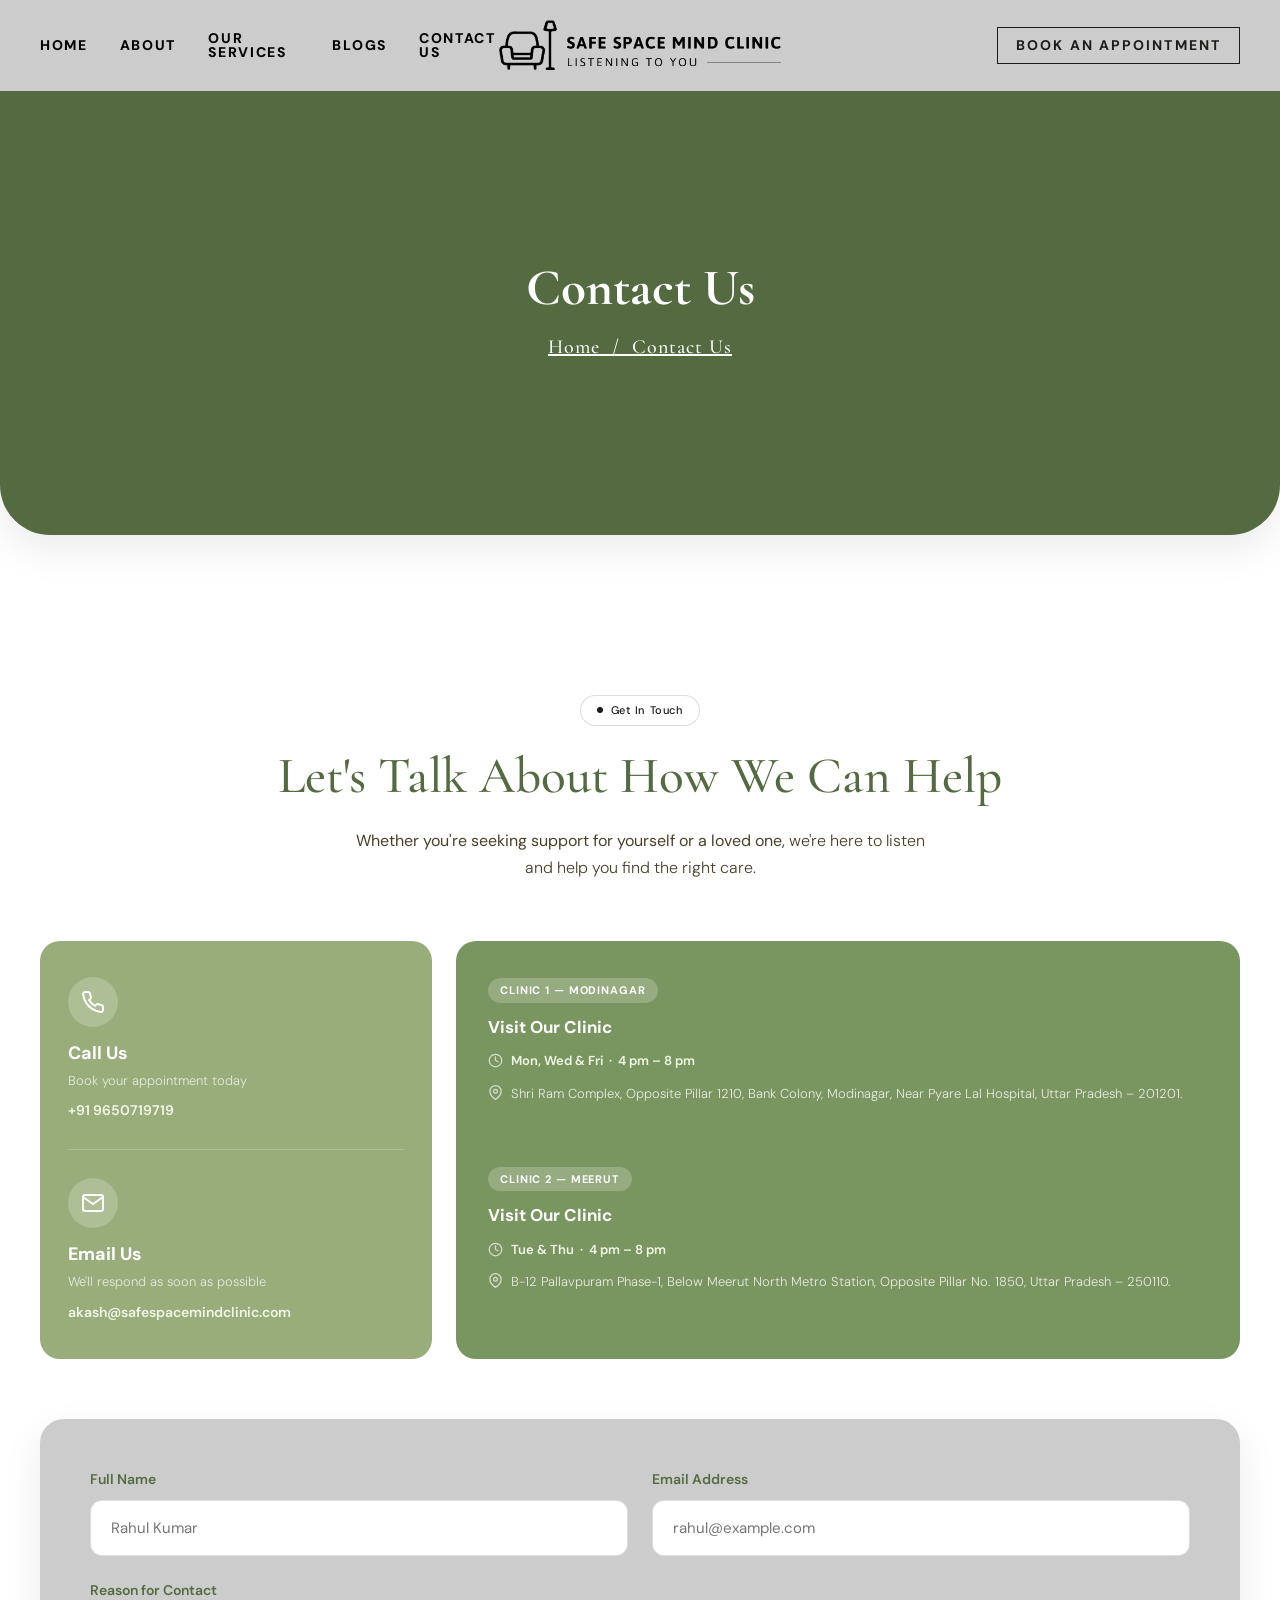
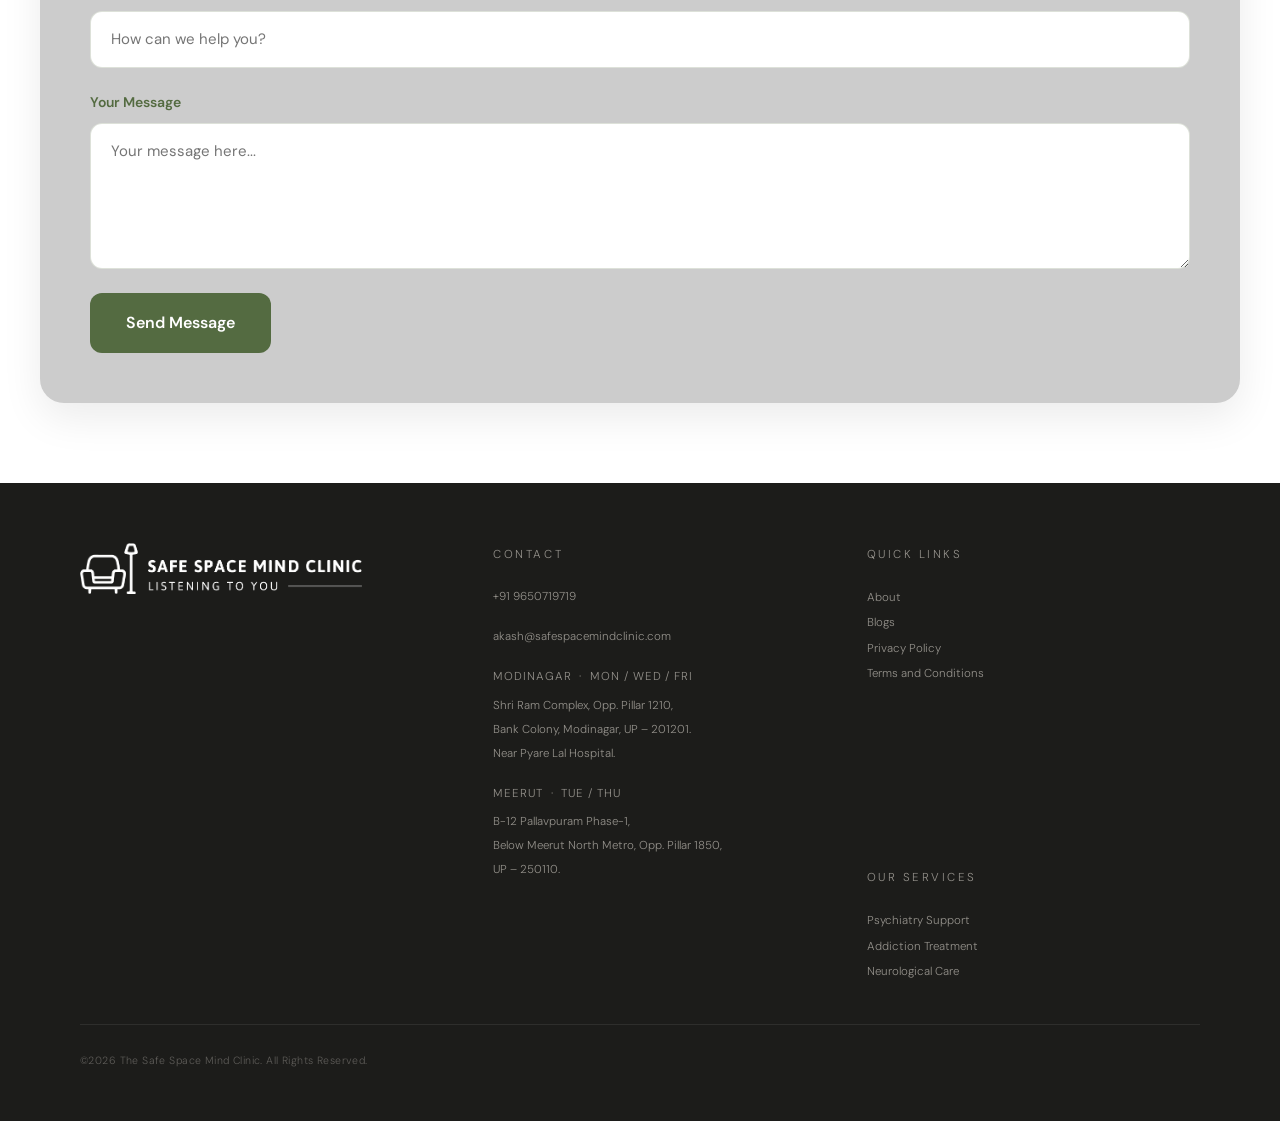
<file: assets_1/ContactUs.html>
<!DOCTYPE html>
<html lang="en">
<head>
  <meta charset="UTF-8">
  <meta name="viewport" content="width=device-width,initial-scale=1">
  <title>Contact Us — The Practice</title>
  <link href="https://cdn.jsdelivr.net/npm/bootstrap@5.3.3/dist/css/bootstrap.min.css" rel="stylesheet">
  <link href="https://fonts.googleapis.com/css2?family=Cormorant+Garamond:ital,wght@0,300;0,400;0,500;0,600;1,300;1,400;1,500;1,600&family=DM+Sans:wght@300;400;500;700&display=swap" rel="stylesheet">
  <link rel="stylesheet" href="assets/css/style.css" />
</head>
<body class="contact-us-page">

  <!-- NAVBAR -->
  <nav id="navbar">
    <div class="nav-inner">
      <div class="nav-left">
        <a href="index.html" class="nav-link">Home</a>
        <a href="AboutUs.html" class="nav-link">About</a>
        <a href="services.html" class="nav-link">Our Services</a>
        <a href="blog.html" class="nav-link">Blogs</a>
        <a href="ContactUs.html" class="nav-link active">Contact Us</a>
      </div>
 <!--Using IN-LINE CSS here for creating logo from green to white-->
        <a href="#" class="nav-logo" aria-label="The Safe Space Mind Clinic home">
          <img src="assets/images/logo.webp" alt="The Safe Space Mind Clinic" class="nav-logo-img"
            style="filter: brightness(0) invert(0);" />
        </a>
      <div class="nav-right">
        <a href="ContactUs.html" class="btn-nav">Book an Appointment</a>
        <button class="hamburger" id="hamburger" aria-label="Toggle menu">
          <span></span><span></span><span></span>
        </button>
      </div>
    </div>
  </nav>

  <!-- MOBILE MENU OVERLAY -->
  <div class="mobile-menu-overlay" id="mobileMenu">
    <div class="mobile-menu-panel">
      <button class="mobile-menu-close" id="mobileMenuClose" aria-label="Close menu">
        <svg viewBox="0 0 24 24" width="24" height="24" fill="none" stroke="currentColor" stroke-width="1.5" stroke-linecap="round" stroke-linejoin="round">
          <line x1="18" y1="6" x2="6" y2="18"/>
          <line x1="6" y1="6" x2="18" y2="18"/>
        </svg>
      </button>
      <div class="mobile-menu-links">
        <a href="index.html" class="mobile-nav-link">Home</a>
        <a href="AboutUs.html" class="mobile-nav-link">About Us</a>
        <a href="services.html" class="mobile-nav-link">Our Services</a>
        <a href="blog.html" class="mobile-nav-link">Blogs</a>
        <a href="ContactUs.html" class="mobile-nav-link">Contact Us</a>
      </div>
      <div class="mobile-menu-footer">
        <a href="ContactUs.html" class="mobile-nav-cta">Book an Appointment</a>
      </div>
    </div>
  </div>

  <!-- PAGE BANNER -->
  <section id="page-banner" class="reveal">
    <div class="page-banner-container">
      <div class="page-banner-inner">
        <div class="banner-left">
          <h1 class="banner-title">Contact Us</h1>
          <a href="index.html" class="banner-breadcrumbs">Home &nbsp;/&nbsp; Contact Us</a>
        </div>
      </div>
    </div>
  </section>

  <!-- CONTACT HERO -->
  <section id="contact-hero">
    <div class="contact-container">

      <div class="contact-header text-center">
        <span class="services-badge">Get In Touch</span>
        <h2 class="contact-title">Let's Talk About How We Can Help</h2>
        <p class="contact-subtitle">
          <strong>Whether you're seeking support for yourself or a loved one,</strong>
          we're here to listen and help you find the right care.
        </p>
      </div>

      <!-- 2-COLUMN LAYOUT: left = phone+email, right = 2 clinics -->
      <div class="contact-layout reveal-d1">

        <!-- LEFT CARD: Phone + Email stacked -->
        <div class="contact-left-card">

          <div class="contact-icon-wrap">
            <svg viewBox="0 0 24 24" width="24" height="24" fill="none" stroke="currentColor" stroke-width="2" stroke-linecap="round" stroke-linejoin="round">
              <path d="M22 16.92v3a2 2 0 0 1-2.18 2 19.79 19.79 0 0 1-8.63-3.07 19.5 19.5 0 0 1-6-6 19.79 19.79 0 0 1-3.07-8.67A2 2 0 0 1 4.11 2h3a2 2 0 0 1 2 1.72 12.84 12.84 0 0 0 .7 2.81 2 2 0 0 1-.45 2.11L8.09 9.91a16 16 0 0 0 6 6l1.27-1.27a2 2 0 0 1 2.11-.45 12.84 12.84 0 0 0 2.81.7A2 2 0 0 1 22 16.92z"/>
            </svg>
          </div>
          <h3>Call Us</h3>
          <p>Book your appointment today</p>
          <a href="tel:+919650719719" class="contact-link">+91 9650719719</a>

          <div class="contact-card-sep"></div>

          <div class="contact-icon-wrap">
            <svg viewBox="0 0 24 24" width="24" height="24" fill="none" stroke="currentColor" stroke-width="2" stroke-linecap="round" stroke-linejoin="round">
              <path d="M4 4h16c1.1 0 2 .9 2 2v12c0 1.1-.9 2-2 2H4c-1.1 0-2-.9-2-2V6c0-1.1.9-2 2-2z"/>
              <polyline points="22,6 12,13 2,6"/>
            </svg>
          </div>
          <h3>Email Us</h3>
          <p>We'll respond as soon as possible</p>
          <a href="mailto:akash@safespacemindclinic.com" class="contact-link">akash@safespacemindclinic.com</a>

        </div>

        <!-- RIGHT CARD: Both clinic addresses side by side -->
        <div class="contact-right-card">

          <div class="clinic-block">
            <span class="clinic-tag">Clinic 1 — Modinagar</span>
            <h3>Visit Our Clinic</h3>
            <div class="clinic-info-row">
              <svg viewBox="0 0 24 24" width="15" height="15" fill="none" stroke="currentColor" stroke-width="2" stroke-linecap="round" stroke-linejoin="round">
                <circle cx="12" cy="12" r="10"/><polyline points="12 6 12 12 16 14"/>
              </svg>
              <span class="clinic-timing">Mon, Wed &amp; Fri &nbsp;·&nbsp; 4 pm – 8 pm</span>
            </div>
            <div class="clinic-info-row">
              <svg viewBox="0 0 24 24" width="15" height="15" fill="none" stroke="currentColor" stroke-width="2" stroke-linecap="round" stroke-linejoin="round">
                <path d="M21 10c0 7-9 13-9 13s-9-6-9-13a9 9 0 0 1 18 0z"/>
                <circle cx="12" cy="10" r="3"/>
              </svg>
              <span class="clinic-addr">Shri Ram Complex, Opposite Pillar 1210, Bank Colony, Modinagar, Near Pyare Lal Hospital, Uttar Pradesh – 201201. </span>
            </div>
          </div>

          <div class="clinic-block">
            <span class="clinic-tag">Clinic 2 — Meerut</span>
            <h3>Visit Our Clinic</h3>
            <div class="clinic-info-row">
              <svg viewBox="0 0 24 24" width="15" height="15" fill="none" stroke="currentColor" stroke-width="2" stroke-linecap="round" stroke-linejoin="round">
                <circle cx="12" cy="12" r="10"/><polyline points="12 6 12 12 16 14"/>
              </svg>
              <span class="clinic-timing">Tue &amp; Thu &nbsp;·&nbsp; 4 pm – 8 pm</span>
            </div>
            <div class="clinic-info-row">
              <svg viewBox="0 0 24 24" width="15" height="15" fill="none" stroke="currentColor" stroke-width="2" stroke-linecap="round" stroke-linejoin="round">
                <path d="M21 10c0 7-9 13-9 13s-9-6-9-13a9 9 0 0 1 18 0z"/>
                <circle cx="12" cy="10" r="3"/>
              </svg>
              <span class="clinic-addr">B-12 Pallavpuram Phase-1, Below Meerut North Metro Station, Opposite Pillar No. 1850, Uttar Pradesh – 250110.</span>
            </div>
          </div>

        </div>
      </div>


      <!-- CONTACT FORM -->
      <div class="contact-form-wrapper reveal-d2">
        <form class="contact-form">
          <div class="form-row">
            <div class="form-group">
              <label>Full Name</label>
              <input type="text" placeholder="Rahul Kumar" required>
            </div>
            <div class="form-group">
              <label>Email Address</label>
              <input type="email" placeholder="rahul@example.com" required>
            </div>
          </div>
          <div class="form-group">
            <label>Reason for Contact</label>
            <input type="text" placeholder="How can we help you?" required>
          </div>
          <div class="form-group">
            <label>Your Message</label>
            <textarea rows="5" placeholder="Your message here..." required></textarea>
          </div>
          <button type="submit" class="submit-btn">Send Message</button>
        </form>
      </div>

    </div>
  </section>

  <!-- FOOTER -->
  <footer>
    <div class="footer-grid">
      <div>
        <a href="#" class="nav-logo" aria-label="The Safe Space Mind Clinic home">
          <img src="assets/images/logo1.webp" alt="The Safe Space Mind Clinic" class="nav-logo-img"
            style="filter: brightness(0) invert(1);" />
        </a>
      </div>
      <br>
      <div class="footer-col">
        <p class="footer-col-title">Contact</p>
        <address>
          <p>+91 9650719719</p>
          <p>akash@safespacemindclinic.com</p>
        </address>

        <p class="footer-clinic-label">Modinagar &nbsp;·&nbsp; Mon / Wed / Fri</p>
        <address>
          Shri Ram Complex, Opp. Pillar 1210,<br>
          Bank Colony, Modinagar, UP – 201201.<br>
          Near Pyare Lal Hospital.
        </address>

        <p class="footer-clinic-label" style="margin-top: 14px;">Meerut &nbsp;·&nbsp; Tue / Thu</p>
        <address>
          B-12 Pallavpuram Phase-1,<br>
          Below Meerut North Metro, Opp. Pillar 1850,<br>
          UP – 250110.
        </address>
      </div>

      <div class="footer-col" style="display: flex; gap: 180px; align-items: flex-start; flex-wrap: wrap;">
        <div>
          <p class="footer-col-title">Quick Links</p>
          <a href="AboutUs.html">About</a>
          <a href="blog.html">Blogs</a>
          <a href="#">Privacy Policy</a>
          <a href="#">Terms and Conditions</a>
        </div>
        <div>
          <p class="footer-col-title">Our Services</p>
          <a href="#">Psychiatry Support</a>
          <a href="#">Addiction Treatment</a>
          <a href="#">Neurological Care</a>
        </div>
      </div>
    </div>
    <div class="footer-bottom">
      <p class="footer-copy">©2026 The Safe Space Mind Clinic. All Rights Reserved.</p>
    </div>
  </footer>

  <script src="https://cdn.jsdelivr.net/npm/bootstrap@5.3.3/dist/js/bootstrap.bundle.min.js"></script>
  <script src="assets/js/script.js"></script>
</body>
</html>
</file>
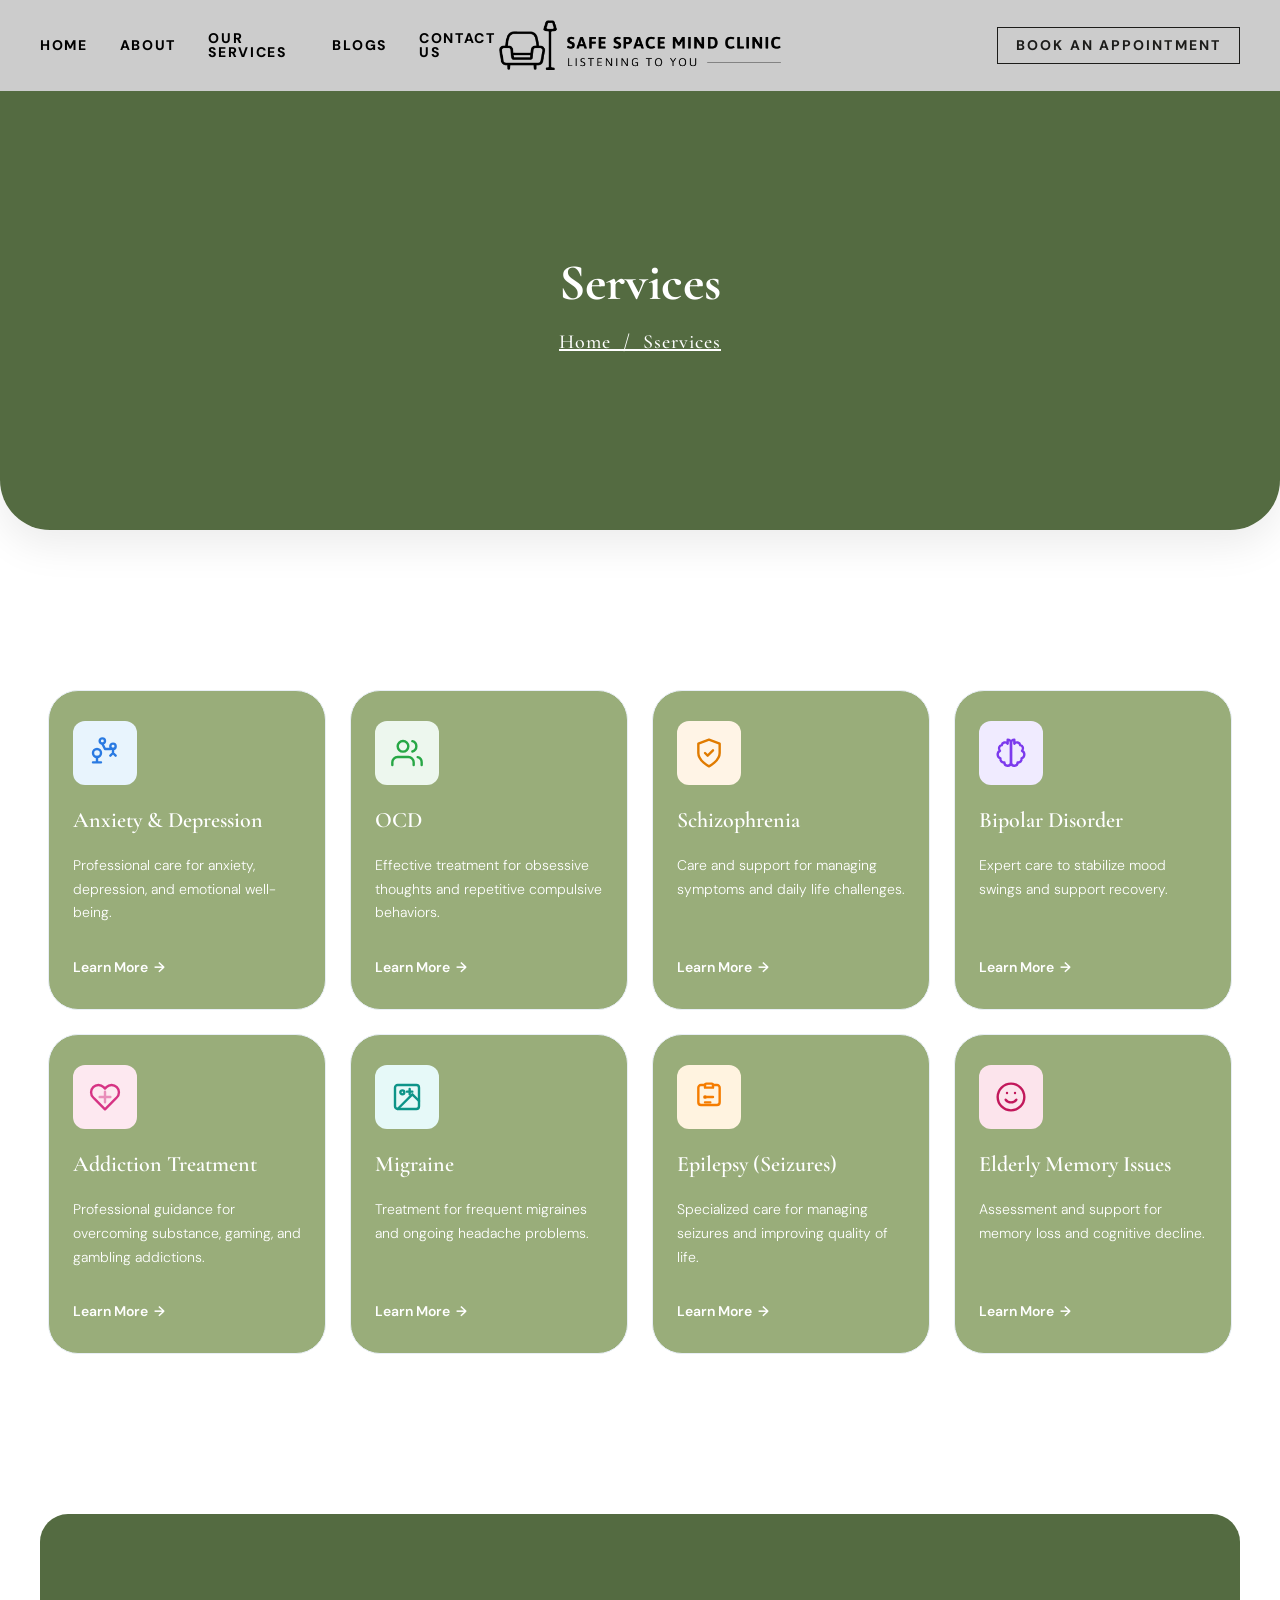
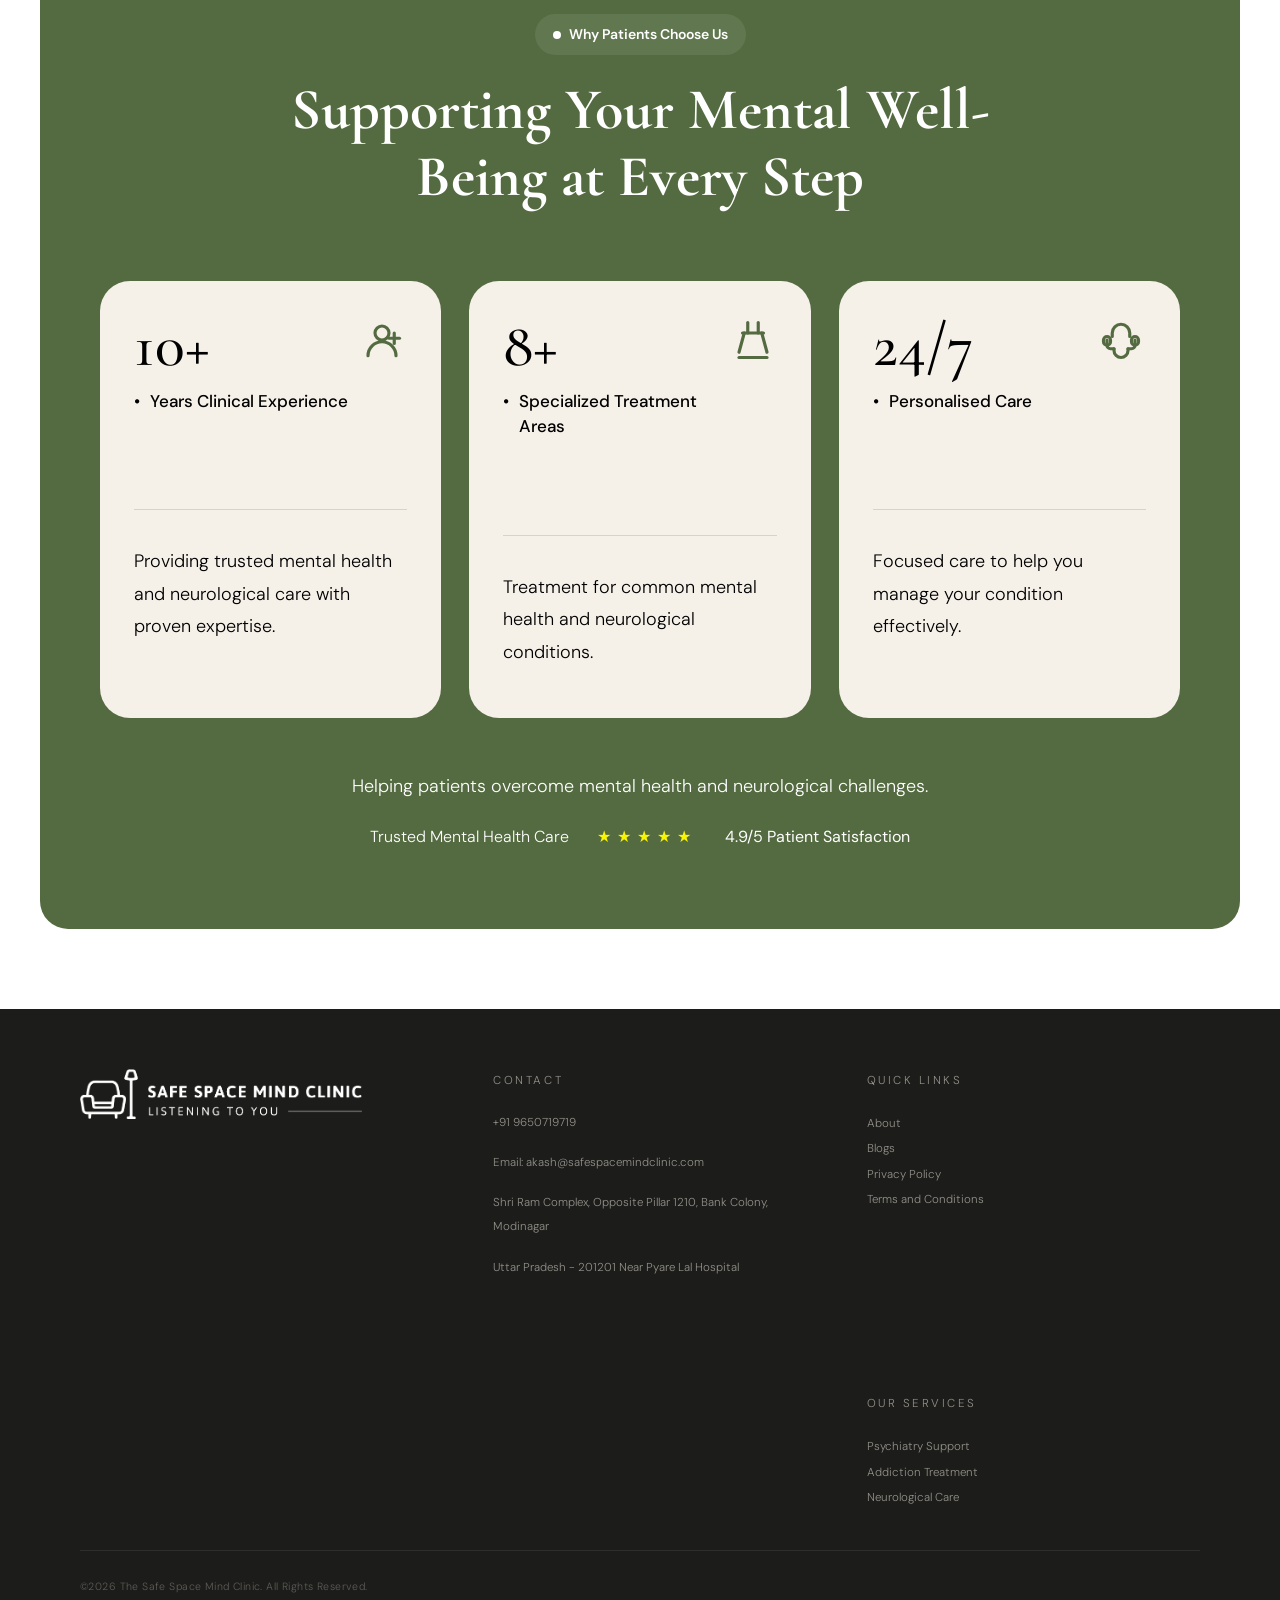
<file: assets_1/services.html>
<!DOCTYPE html>
<html lang="en">

<head>
    <meta charset="UTF-8">
    <meta name="viewport" content="width=device-width,initial-scale=1">
    <title>Services — The Practice</title>
    <link href="https://cdn.jsdelivr.net/npm/bootstrap@5.3.3/dist/css/bootstrap.min.css" rel="stylesheet">
    <link
        href="https://fonts.googleapis.com/css2?family=Cormorant+Garamond:ital,wght@0,300;0,400;0,500;0,600;1,300;1,400;1,500;1,600&family=DM+Sans:wght@300;400;500;700&display=swap"
        rel="stylesheet">
    <link rel="stylesheet" href="assets/css/style.css" />
</head>

<body class="about-us-page">
    <!-- NAVBAR -->
    <nav id="navbar">
        <div class="nav-inner">
            <div class="nav-left">
                <a href="index.html" class="nav-link">Home</a>
                <a href="AboutUs.html" class="nav-link active">About</a>
                <a href="#" class="nav-link">Our Services</a>
                <a href="blog.html" class="nav-link">Blogs</a>
                <a href="ContactUs.html" class="nav-link">Contact Us</a>
            </div>
        <!--Using IN-LINE CSS here for creating logo from green to white-->
        <a href="#" class="nav-logo" aria-label="The Safe Space Mind Clinic home">
          <img src="assets/images/logo.webp" alt="The Safe Space Mind Clinic" class="nav-logo-img"
            style="filter: brightness(0) invert(0);" />
        </a>
            <div class="nav-right">
                <a href="ContactUs.html" class="btn-nav">Book an Appointment</a>
                <button class="hamburger" id="hamburger" aria-label="Toggle menu">
                    <span></span>
                    <span></span>
                    <span></span>
                </button>
            </div>
        </div>
    </nav>

    <!-- MOBILE MENU OVERLAY -->
    <div class="mobile-menu-overlay" id="mobileMenu">
        <div class="mobile-menu-panel">
            <button class="mobile-menu-close" id="mobileMenuClose" aria-label="Close menu">
                <svg viewBox="0 0 24 24" width="24" height="24" fill="none" stroke="currentColor" stroke-width="1.5"
                    stroke-linecap="round" stroke-linejoin="round">
                    <line x1="18" y1="6" x2="6" y2="18" />
                    <line x1="6" y1="6" x2="18" y2="18" />
                </svg>
            </button>
            <div class="mobile-menu-links">
                <a href="index.html" class="mobile-nav-link">Home</a>
                <a href="AboutUs.html" class="mobile-nav-link">About Us</a>
                <a href="services.html" class="mobile-nav-link">Our Services</a>
                <a href="blog.html" class="mobile-nav-link">Blogs</a>
                <a href="ContactUs.html" class="mobile-nav-link">Contact Us</a>
            </div>
            <div class="mobile-menu-footer">
                <a href="index.html#contact" class="mobile-nav-cta">Book an Appointment </a>
            </div>
        </div>
    </div>

    <!-- PAGE BANNER -->
    <section id="page-banner" class="reveal">
        <div class="page-banner-container">
            <div class="page-banner-inner">
                <div class="banner-left">
                    <h1 class="banner-title">Services</h1>
          <a href="index.html" class="banner-breadcrumbs">Home &nbsp;/&nbsp; Sservices</a>
                </div>
            </div>
        </div>
    </section>


    <!-- Page Service Section Start -->
    <div class="page-service">
        <div class="container">
            <div class="row">
    
                <!-- 1. Pediatric Care -->
                <div class="service-item">
                    <div class="icon-box">
                        <svg viewBox="0 0 24 24" fill="none" stroke-width="1.8" stroke-linecap="round"
                            stroke-linejoin="round">
                            <path d="M9 12c0 1.657-1.343 3-3 3S3 13.657 3 12s1.343-3 3-3 3 1.343 3 3z" />
                            <path d="M20 7c0 1.105-.895 2-2 2s-2-.895-2-2 .895-2 2-2 2 .895 2 2z" />
                            <path d="M12 3c0 1.105-.895 2-2 2S8 4.105 8 3s.895-2 2-2 2 .895 2 2z" />
                            <path d="M6 15v4m0 0h3m-3 0H3" />
                            <path d="M18 9v3m0 0l2 2m-2-2l-2 2" />
                            <path d="M10 5l2 4h4" />
                        </svg>
                    </div>
                    <div class="service-item-body">
                        <div class="service-item-content">
                            <h2><a href="service-detail.html">Anxiety & Depression </a></h2>
                            <p>Professional care for anxiety, depression, and emotional well-being.</p>
                        </div>
                        <div class="service-item-btn">
                            <a href="service-detail.html" class="readmore-btn">Learn More</a>
                        </div>
                    </div>
                </div>
    
                <!-- 2. Family Medicine -->
                <div class="service-item">
                    <div class="icon-box">
                        <svg viewBox="0 0 24 24" fill="none" stroke-width="1.8" stroke-linecap="round"
                            stroke-linejoin="round">
                            <path d="M17 21v-2a4 4 0 0 0-4-4H5a4 4 0 0 0-4 4v2" />
                            <circle cx="9" cy="7" r="4" />
                            <path d="M23 21v-2a4 4 0 0 0-3-3.87" />
                            <path d="M16 3.13a4 4 0 0 1 0 7.75" />
                        </svg>
                    </div>
                    <div class="service-item-body">
                        <div class="service-item-content">
                            <h2><a href="service-detail.html">OCD </a></h2>
                            <p>Effective treatment for obsessive thoughts and repetitive compulsive behaviors.</p>
                        </div>
                        <div class="service-item-btn">
                            <a href="service-detail.html" class="readmore-btn">Learn More</a>
                        </div>
                    </div>
                </div>
    
                <!-- 3. Preventive Healthcare -->
                <div class="service-item">
                    <div class="icon-box">
                        <svg viewBox="0 0 24 24" fill="none" stroke-width="1.8" stroke-linecap="round"
                            stroke-linejoin="round">
                            <path d="M12 22s8-4 8-10V5l-8-3-8 3v7c0 6 8 10 8 10z" />
                            <path d="M9 12l2 2 4-4" />
                        </svg>
                    </div>
                    <div class="service-item-body">
                        <div class="service-item-content">
                            <h2><a href="service-detail.html">Schizophrenia</a></h2>
                            <p>Care and support for managing symptoms and daily life challenges.</p>
                        </div>
                        <div class="service-item-btn">
                            <a href="service-detail.html" class="readmore-btn">Learn More </a>
                        </div>
                    </div>
                </div>
    
                <!-- 4. Neurology Treatment -->
                <div class="service-item">
                    <div class="icon-box">
                        <svg viewBox="0 0 24 24" fill="none" stroke-width="1.8" stroke-linecap="round"
                            stroke-linejoin="round">
                            <path
                                d="M9.5 2A2.5 2.5 0 0 1 12 4.5v15a2.5 2.5 0 0 1-4.96-.46 2.5 2.5 0 0 1-2.96-3.08 3 3 0 0 1-.34-5.58 2.5 2.5 0 0 1 1.32-4.24 2.5 2.5 0 0 1 4.44-1.14z" />
                            <path
                                d="M14.5 2A2.5 2.5 0 0 0 12 4.5v15a2.5 2.5 0 0 0 4.96-.46 2.5 2.5 0 0 0 2.96-3.08 3 3 0 0 0 .34-5.58 2.5 2.5 0 0 0-1.32-4.24 2.5 2.5 0 0 0-4.44-1.14z" />
                        </svg>
                    </div>
                    <div class="service-item-body">
                        <div class="service-item-content">
                            <h2><a href="service-detail.html">Bipolar Disorder </a></h2>
                            <p>Expert care to stabilize mood swings and support recovery.</p>
                        </div>
                        <div class="service-item-btn">
                            <a href="service-detail.html" class="readmore-btn">Learn More</a>
                        </div>
                    </div>
                </div>
    
                <!-- 5. Dermatology Services -->
                <div class="service-item">
                    <div class="icon-box">
                        <svg viewBox="0 0 24 24" fill="none" stroke-width="1.8" stroke-linecap="round"
                            stroke-linejoin="round">
                            <path
                                d="M20.84 4.61a5.5 5.5 0 0 0-7.78 0L12 5.67l-1.06-1.06a5.5 5.5 0 0 0-7.78 7.78l1.06 1.06L12 21.23l7.78-7.78 1.06-1.06a5.5 5.5 0 0 0 0-7.78z" />
                            <path d="M12 8v4m0 0v4m0-4h4m-4 0H8" opacity="0.5" />
                        </svg>
                    </div>
                    <div class="service-item-body">
                        <div class="service-item-content">
                            <h2><a href="service-detail.html">Addiction Treatment </a></h2>
                            <p>Professional guidance for overcoming substance, gaming, and gambling addictions.</p>
                        </div>
                        <div class="service-item-btn">
                            <a href="service-detail.html" class="readmore-btn">Learn More </a>
                        </div>
                    </div>
                </div>
    
                <!-- 6. Diagnostic Imaging -->
                <div class="service-item">
                    <div class="icon-box">
                        <svg viewBox="0 0 24 24" fill="none" stroke-width="1.8" stroke-linecap="round"
                            stroke-linejoin="round">
                            <rect x="3" y="3" width="18" height="18" rx="2" />
                            <circle cx="8.5" cy="8.5" r="1.5" />
                            <path d="M21 15l-5-5L5 21" />
                            <path d="M12 8h4m-2-2v4" />
                        </svg>
                    </div>
                    <div class="service-item-body">
                        <div class="service-item-content">
                            <h2><a href="service-detail.html">Migraine </a></h2>
                            <p>Treatment for frequent migraines and ongoing headache problems.</p>
                        </div>
                        <div class="service-item-btn">
                            <a href="service-detail.html" class="readmore-btn">Learn More</a>
                        </div>
                    </div>
                </div>
    
                <!-- 7. Laboratory Testing -->
                <div class="service-item">
                    <div class="icon-box">
                        <svg viewBox="0 0 24 24" fill="none" stroke-width="1.8" stroke-linecap="round"
                            stroke-linejoin="round">
                            <path d="M9 3H6a2 2 0 0 0-2 2v11a2 2 0 0 0 2 2h12a2 2 0 0 0 2-2V5a2 2 0 0 0-2-2h-3" />
                            <path d="M9 3a1 1 0 0 1 1-1h4a1 1 0 0 1 1 1v2H9V3z" />
                            <path d="M9 12h6M9 16h4" />
                            <circle cx="9" cy="12" r="0.5" fill="currentColor" />
                        </svg>
                    </div>
                    <div class="service-item-body">
                        <div class="service-item-content">
                            <h2><a href="service-detail.html">Epilepsy (Seizures) </a></h2>
                            <p>Specialized care for managing seizures and improving quality of life.</p>
                        </div>
                        <div class="service-item-btn">
                            <a href="service-detail.html" class="readmore-btn">Learn More</a>
                        </div>
                    </div>
                </div>
    
                <!-- 8. Mental Health Support -->
                <div class="service-item">
                    <div class="icon-box">
                        <svg viewBox="0 0 24 24" fill="none" stroke-width="1.8" stroke-linecap="round"
                            stroke-linejoin="round">
                            <circle cx="12" cy="12" r="10" />
                            <path d="M8 14s1.5 2 4 2 4-2 4-2" />
                            <line x1="9" y1="9" x2="9.01" y2="9" />
                            <line x1="15" y1="9" x2="15.01" y2="9" />
                        </svg>
                    </div>
                    <div class="service-item-body">
                        <div class="service-item-content">
                            <h2><a href="service-detail.html">Elderly Memory Issues </a></h2>
                            <p>Assessment and support for memory loss and cognitive decline.</p>
                        </div>
                        <div class="service-item-btn">
                            <a href="service-detail.html" class="readmore-btn">Learn More</a>
                        </div>
                    </div>
                </div>
    
            </div>
        </div>
    </div>
    <!-- Page Service Section End -->
    

    <section class="facts-wrapper">
    
        <div class="facts-section">
    
            <div class="section-title">
                <span class="section-badge">
                    <span class="badge-dot"></span>
                    Why Patients Choose Us
                </span>
    
                <h2>
                   Supporting Your Mental Well-Being at Every Step
                </h2>
            </div>
    
            <div class="facts-grid">
    
                <div class="fact-card">
                    <div class="fact-top">
                        <div>
                            <h3>10+</h3>
                            <div class="fact-label">Years Clinical Experience</div>
                        </div>
    
                        <div class="fact-icon">
                            <svg viewBox="0 0 24 24" fill="none" stroke="currentColor" stroke-width="1.8" stroke-linecap="round"
                                stroke-linejoin="round">
                                <path d="M12 12a4 4 0 1 0 0-8 4 4 0 0 0 0 8z" />
                                <path d="M4 21a8 8 0 0 1 16 0" />
                                <path d="M19 8v6" />
                                <path d="M16 11h6" />
                            </svg>
                        </div>
                    </div>
    
                    <div class="fact-bottom">
                        <p>
                            Providing trusted mental health and neurological care with proven expertise.
                        </p>
                    </div>
                </div>
    
                <div class="fact-card">
                    <div class="fact-top">
                        <div>
                            <h3>8+</h3>
                            <div class="fact-label">Specialized Treatment Areas</div>
                        </div>
    
                        <div class="fact-icon">
                            <svg viewBox="0 0 24 24" fill="none" stroke="currentColor" stroke-width="1.8" stroke-linecap="round"
                                stroke-linejoin="round">
                                <path d="M9 2v6" />
                                <path d="M15 2v6" />
                                <path d="M6 8h12" />
                                <path d="M4 22h16" />
                                <path d="M7 8l-3 11" />
                                <path d="M17 8l3 11" />
                            </svg>
                        </div>
                    </div>
    
                    <div class="fact-bottom">
                        <p>
                         Treatment for common mental health and neurological conditions.
                        </p>
                    </div>
                </div>
    
                <div class="fact-card">
                    <div class="fact-top">
                        <div>
                            <h3>24/7</h3>
                            <div class="fact-label">Personalised Care</div>
                        </div>
    
                        <div class="fact-icon">
                            <svg viewBox="0 0 24 24" fill="none" stroke="currentColor" stroke-width="1.8" stroke-linecap="round"
                                stroke-linejoin="round">
                                <path d="M4 12v3a2 2 0 0 0 2 2h2" />
                                <path d="M20 12v3a2 2 0 0 1-2 2h-2" />
                                <path d="M8 17v1a4 4 0 0 0 8 0v-1" />
                                <path d="M7 10V8a5 5 0 0 1 10 0v2" />
                                <rect x="2" y="10" width="4" height="5" rx="2" />
                                <rect x="18" y="10" width="4" height="5" rx="2" />
                            </svg>
                        </div>
                    </div>
    
                    <div class="fact-bottom">
                        <p>
                            Focused care to help you manage your condition effectively.
                        </p>
                    </div>
                </div>
    
            </div>
    
            <div class="facts-footer">
    
                <p>
               Helping patients overcome mental health and neurological challenges. 
                </p>
    
                <div class="footer-rating">
                    <span>
                        Trusted Mental Health Care </span>
    
                    <div class="stars">
                        ★★★★★
                    </div>
    
                    <span><strong>4.9/5 Patient Satisfaction </strong></span>
                </div>
    
            </div>
    
        </div>
    
    </section>


<!-- FOOTER -->
  <footer>
    <div class="footer-grid">
      <div>

        <!--Using IN-LINE CSS here for creating logo from green to white-->
        <a href="#" class="nav-logo" aria-label="The Safe Space Mind Clinic home">
          <img src="assets/images/logo1.webp" alt="The Safe Space Mind Clinic" class="nav-logo-img"
            style="filter: brightness(0) invert(1);" />
        </a>
      </div>
      <br>
      <div class="footer-col">

        <p class="footer-col-title">Contact</p>
        <address>
          <p>+91 9650719719</p>
          <p>Email: akash@safespacemindclinic.com</p>
          <p>Shri Ram Complex, Opposite Pillar 1210,
            Bank Colony, Modinagar</p>
          <p>Uttar Pradesh - 201201
            Near Pyare Lal Hospital
          </p>
        </address>
      </div>
      <div class="footer-col" style="display: flex; gap: 180px; align-items: flex-start; flex-wrap: wrap;">
        <div>
          <p class="footer-col-title">Quick Links</p>
          <a href="AboutUs.html">About</a>
          <a href="blog.html">Blogs</a>
          <a href="#">Privacy Policy</a>
          <a href="#">Terms and Conditions</a>
        </div>

        <div>
          <p class="footer-col-title">Our Services</p>
          <a href="#">Psychiatry Support</a>
          <a href="#">Addiction Treatment</a>
          <a href="#">Neurological Care</a>
        </div>
      </div>
    </div>
    <div class="footer-bottom">
      <p class="footer-copy">
        ©2026 The Safe Space Mind Clinic. All Rights Reserved.
      </p>
    </div>
  </footer>


    <script src="https://cdn.jsdelivr.net/npm/bootstrap@5.3.3/dist/js/bootstrap.bundle.min.js"></script>
    <script src="assets/js/script.js"></script>
  </body>
</html>
</file>
<file: assets_1/assets/css/style.css>
/* ═══════════════════════════════════════════════════════════════
   THE PRACTICE — style.css
   ═══════════════════════════════════════════════════════════════ */
:root {
  --cream: #f5f0e8;
  --cream-dark: #ede8dd;
  --sage-blue: #99ad7a;
  --sage-bg: #99ad7a;
  --sage-light: rgba(153, 173, 122, 0.12);
  --green-card: #191a19;
  --olive-ticker: #546b41;
  --dark: #1c1c1a;
  --mid: #546b41;
  --mid-text: #4a3f29;
  --text-light: #6b5f4c;
  --border: rgba(28, 28, 26, 0.15);

  /* NEW: Our Approach dark section colour */
  --crimson: #7a1a2e;
  --crimson-card: rgba(255, 255, 255, 0.08);
  --crimson-card-hover: rgba(255, 255, 255, 0.14);
  --blue: #aabfd5;
  --white: #fff;
  --gray: #cccccc;
  --black: #000;
}

* {
  box-sizing: border-box;
  margin: 0;
  padding: 0;
}
html {
  scroll-behavior: smooth;
}
body {
  background: var(--cream);
  color: var(--dark);
  font-family: "DM Sans", sans-serif;
  font-weight: 300;
  overflow-x: hidden;
}

h1, h2, h3, h4{
  font-family: "Cormorant Garamond", sans-serif;
}

/* ── NAVBAR ── */
#navbar {
  position: fixed;
  top: 0;
  left: 0;
  right: 0;
  z-index: 999;
  background: var(--gray);
  border-bottom: 1px solid transparent;
  transition: border-color 0.3s;
  padding: 0 40px;
}
#navbar.scrolled {
  border-color: var(--border);
}
.nav-inner {
  display: grid;
  grid-template-columns: 1fr auto 1fr;
  align-items: center;
  height: 90px;
}
.nav-left {
  display: flex;
  gap: 32px;
  align-items: center;
}
.nav-right {
  display: flex;
  justify-content: flex-end;
  position: relative;
  z-index: 1001;
}
.nav-link {
  font-size: 14px;
  font-weight: 800;
  letter-spacing: 0.12em;
  text-transform: uppercase;
  color: var(--black);
  text-decoration: none;
  line-height: 1;
  transition: color 0.2s;
}
.nav-link:hover {
  color: var(--dark);
}
.nav-logo {
  display: inline-flex;
  align-items: center;
  justify-content: center;
  text-decoration: none;
  flex-shrink: 0;
}
.nav-logo-img {
  display: block;
  width: clamp(150px, 22vw, 320px);
  max-width: 200%;
  height: auto;
}
.btn-nav {
  font-size: 14px;
  font-weight: bold;
  letter-spacing: 0.15em;
  text-transform: uppercase;
  border: 1px solid var(--dark);
  padding: 7px 18px;
  color: var(--dark);
  text-decoration: none;
  transition:
    background 0.2s,
    color 0.2s;
}
.btn-nav:hover {
  background: var(--dark);
  color: var(--cream);
}

/* ── HERO ── */
#hero {
  display: grid;
  grid-template-columns: 46% 54%;
  min-height: 100vh;
  padding-top: 100px;
  background: var(--cream);
}
.hero-photo-container {
  padding: 40px 20px 40px 40px;
  display: flex;
  align-items: center;
  justify-content: center;
}
.hero-photo {
  position: relative;
  width: 100%;
  height: 100%;
  min-height: 520px;
  border-radius: 32px;
  background: url("../images/page1.webp") center top/cover no-repeat;
  box-shadow: 0 15px 35px rgba(0, 0, 0, 0.08);
  animation: floatImage 6s ease-in-out infinite;
  overflow: hidden;
}
.hero-photo::after {
  content: "";
  position: absolute;
  inset: 0;
  background: url("../images/page2.webp") center top/cover no-repeat;
  opacity: 0;
  animation: swapHeroImage 8s ease-in-out infinite;
}
@keyframes floatImage {
  0%,
  100% {
    transform: translateY(0);
  }
  50% {
    transform: translateY(-12px);
  }
}
@keyframes swapHeroImage {
  0%,
  40% {
    opacity: 0;
  }
  50%,
  90% {
    opacity: 1;
  }
  100% {
    opacity: 0;
  }
}
.hero-text {
  background: var(--cream);
  display: flex;
  flex-direction: column;
  justify-content: center;
  padding: 80px 80px 80px 70px;
}
.hero-h1 {
  font-family: "Cormorant Garamond", serif;
  font-size: clamp(48px, 6vw, 84px);
  font-weight: 400;
  line-height: 1.08;
  margin-bottom: 28px;
  color: var(--dark);
}
.hero-sub {
  font-size: 13.5px;
  line-height: 1.8;
  color: var(--mid-text);
  max-width: 440px;
  margin-bottom: 32px;
}
.underline-blue,
.underline-yellow,
.underline-green {
  position: relative;
  display: inline-block;
  font-style: normal;
}
.underline-blue::after {
  content: "";
  position: absolute;
  bottom: 6px;
  left: 0;
  width: 100%;
  height: 8px;
  background: rgba(100, 149, 237, 0.45);
  z-index: -1;
  border-radius: 4px;
}
.underline-yellow::after {
  content: "";
  position: absolute;
  bottom: 6px;
  left: 0;
  width: 100%;
  height: 8px;
  background: rgba(244, 164, 96, 0.45);
  z-index: -1;
  border-radius: 4px;
}
.underline-green::after {
  content: "";
  position: absolute;
  bottom: 6px;
  left: 0;
  width: 100%;
  height: 8px;
  background: rgba(153, 173, 122, 0.6);
  z-index: -1;
  border-radius: 4px;
}
.link-arrow {
  font-size: 11px;
  letter-spacing: 0.06em;
  color: var(--dark);
  text-decoration: none;
  border-bottom: 1px solid var(--dark);
  padding-bottom: 2px;
  display: inline-block;
  font-family: "Cormorant Garamond", serif;
  font-style: italic;
  font-size: 15px;
  transition: opacity 0.2s;
}
.link-arrow:hover {
  opacity: 0.5;
  color: var(--dark);
}

/* ── TICKER ── */
.ticker-wrap {
  background: var(--olive-ticker);
  overflow: hidden;
  padding: 15px 0;
}
.ticker-track {
  display: flex;
  white-space: nowrap;
  animation: ticker 32s linear infinite;
}
.ticker-item {
  font-size: 15 px;
  letter-spacing: 0.14em;
  text-transform: uppercase;
  color: rgba(255, 255, 255, 0.9);
  padding: 0 18px;
  flex-shrink: 0;
}
.ticker-dot {
  color: rgba(255, 255, 255, 0.5);
  margin: 0 6px;
}
@keyframes ticker {
  0% {
    transform: translateX(0);
  }
  100% {
    transform: translateX(-50%);
  }
}

/* ── ABOUT ── */
#about {
  display: grid;
  grid-template-columns: 50% 50%;
  align-items: center;
  padding: 100px 80px;
  gap: 80px;
  background: #fff;
}
.about-text .eyebrow {
  font-size: 9px;
  letter-spacing: 0.22em;
  text-transform: uppercase;
  color: var(--mid);
  margin-bottom: 30px;
}
.about-h2 {
  font-family: "Cormorant Garamond", serif;
  font-size: clamp(40px, 4.8vw, 68px);
  font-weight: 400;
  line-height: 1.1;
  margin-bottom: 28px;
  color: var(--dark);
}
.about-underline {
  position: relative;
  display: inline-block;
}
.about-underline::after {
  content: "";
  position: absolute;
  bottom: 6px;
  left: 0;
  width: 100%;
  height: 8px;
  background: rgba(100, 149, 237, 0.45);
  z-index: -1;
  border-radius: 4px;
}
.about-img-box {
  width: 100%;
  aspect-ratio: 0.95;
  background: url("../images/about.jpg") center/cover no-repeat;
  border-radius: 40px;
  box-shadow: 0 15px 35px rgba(0, 0, 0, 0.06);
  transition: transform 0.6s ease;
}
.about-img-box:hover {
  transform: scale(1.03);
}

/* ── THERAPISTS ── */
#therapists {
  background: var(--cream);
  padding: 120px 80px;
  display: flex;
  justify-content: center;
  align-items: center;
}
.therapists-container {
  display: grid;
  grid-template-columns: 58% 42%;
  width: 100%;
  max-width: 1400px;
  background: var(--cream);
  border-radius: 40px;
  overflow: hidden;
  box-shadow: 0 20px 45px rgba(0, 0, 0, 0.08);
  border: 1px solid var(--border);
}
.therapists-photo-box {
  position: relative;
  overflow: hidden;
  min-height: 640px;
}
.therapists-photo {
  width: 100%;
  height: 100%;
  background: url("../images/therapists.jpg") center/cover no-repeat;
  transition: transform 0.6s ease;
}
@keyframes breathe {
  0%,
  100% {
    transform: scale(1);
  }
  50% {
    transform: scale(1.08);
  }
}
.therapists-photo-box:hover .therapists-photo {
  animation: breathe 4s ease-in-out infinite;
}
.therapists-card {
  background: var(--sage-bg);
  display: flex;
  flex-direction: column;
  justify-content: center;
  padding: 100px 80px;
}
.therapists-h2 {
  font-family: "Cormorant Garamond", serif;
  font-size: clamp(38px, 4.5vw, 68px);
  font-weight: 700;
  line-height: 1.15;
  margin-bottom: 32px;
  color: var(--dark);
}
.therapists-card .link-arrow {
  font-weight: 700;
  font-size: 18px;
  border-bottom: 2.5px solid var(--dark);
}

/* ── OUR SERVICES ── */
#our-services {
  background: var(--sage-bg);
  padding: 100px 80px;
  margin: 60px 80px;
  border-radius: 40px;
  border: 1px solid rgba(84, 107, 65, 0.2);
  box-shadow: 0 15px 40px rgba(84, 107, 65, 0.1);
}
.services-container {
  max-width: 1200px;
  margin: 0 auto;
}
.services-header {
  margin-bottom: 60px;
  text-align: center;
}
.services-badge {
  display: inline-flex;
  align-items: center;
  background: #fff;
  border: 1px solid var(--border);
  color: var(--green-card);
  padding: 6px 16px;
  border-radius: 30px;
  font-size: 11px;
  font-weight: 500;
  letter-spacing: 0.05em;
  margin-bottom: 20px;
}
.services-badge::before {
  content: "";
  display: inline-block;
  width: 6px;
  height: 6px;
  background: var(--green-card);
  border-radius: 50%;
  margin-right: 8px;
}
.services-title {
  font-family: "Cormorant Garamond", serif;
  font-size: clamp(38px, 4.8vw, 68px);
  color: var(--dark);
  font-weight: 400;
  line-height: 1.1;
  max-width: 800px;
  margin: 0 auto;
}
.services-grid {
  display: grid;
  grid-template-columns: repeat(4, 1fr);
  gap: 24px;
  margin-bottom: 50px;
}
.services-card {
  background: #fff;
  border-radius: 28px;
  padding: 40px 30px;
  display: flex;
  flex-direction: column;
  border: 1px solid rgba(84, 107, 65, 0.15);
  box-shadow: 0 10px 25px rgba(84, 107, 65, 0.04);
  transition: all 0.4s cubic-bezier(0.175, 0.885, 0.32, 1.275);
}
.services-card:hover {
  transform: translateY(-10px);
  box-shadow: 0 20px 40px rgba(84, 107, 65, 0.12);
  border-color: var(--green-card);
}
.card-icon-circle {
  width: 56px;
  height: 56px;
  border-radius: 50%;
  background: rgba(153, 173, 122, 0.2);
  color: var(--green-card);
  display: flex;
  align-items: center;
  justify-content: center;
  margin-bottom: 28px;
  transition:
    background 0.3s,
    color 0.3s;
}
.services-card:hover .card-icon-circle {
  background: var(--dark);
  color: #fff;
}
.services-card h3 {
  font-family: "Cormorant Garamond", sans-serif;
  font-size: 22px;
  font-weight: 700;
  color: var(--green-card);
  margin-bottom: 16px;
}
.services-card p {
  font-size: 13px;
  line-height: 1.7;
  color: var(--dark);
  margin-bottom: 24px;
  flex-grow: 1;
}
.card-link {
  font-family: "Cormorant Garamond", serif;
  font-style: italic;
  font-size: 16px;
  font-weight: 700;
  color: var(--green-card);
  text-decoration: none;
  border-bottom: 2px solid var(--green-card);
  padding-bottom: 2px;
  align-self: flex-start;
  transition: opacity 0.2s;
}
.card-link:hover {
  opacity: 0.7;
}
.doctor-card {
  background: var(--green-card);
  border: none;
  padding: 40px 30px 0;
  overflow: hidden;
  justify-content: space-between;
}
.doctor-card:hover {
  transform: translateY(-10px);
  box-shadow: 0 20px 40px rgba(84, 107, 65, 0.2);
  border-color: transparent;
}
.doctor-card h3 {
  color: #fff;
  font-family: "Cormorant Garamond", sans-serif;
  font-size: 24px;
  font-weight: 700;
  line-height: 1.3;
  margin-bottom: 20px;
}
.doctor-image-container {
  width: 100%;
  display: flex;
  justify-content: center;
  align-items: flex-end;
  height: 200px;
}
.doctor-img {
  max-width: 100%;
  max-height: 100%;
  object-fit: contain;
}
.services-footer {
  margin-top: 40px;
}
.services-footer-text-1 {
  font-size: 13px;
  color: var(--dark);
  font-weight: 500;
  margin-bottom: 8px;
}
.services-footer-text-2 {
  font-size: 14px;
  color: var(--dark);
  font-weight: 700;
}
.stars {
  color: #ffee00;
  margin: 0 4px;
}

/* ── CONDITIONS ── */
#conditions-treated {
  background: var(--cream);
  padding: 100px 80px;
  margin: 0;
  border-radius: 0;
}
.conditions-container {
  max-width: 1200px;
  margin: 0 auto;
}
.conditions-header {
  text-align: center;
  margin-bottom: 60px;
}
.conditions-badge {
  display: inline-flex;
  align-items: center;
  background: #fff;
  border: 1px solid var(--border);
  color: var(--green-card);
  padding: 6px 16px;
  border-radius: 30px;
  font-size: 11px;
  font-weight: 500;
  letter-spacing: 0.05em;
  margin-bottom: 20px;
}
.conditions-badge::before {
  content: "";
  display: inline-block;
  width: 6px;
  height: 6px;
  background: var(--green-card);
  border-radius: 50%;
  margin-right: 8px;
}
.conditions-title {
  font-family: "Cormorant Garamond", serif;
  font-size: clamp(38px, 4.8vw, 68px);
  color: var(--green-card);
  font-weight: 400;
  line-height: 1.1;
  margin-bottom: 20px;
}
.conditions-subtitle {
  font-size: 14.5px;
  line-height: 1.7;
  color: var(--mid-text);
  max-width: 680px;
  margin: 0 auto;
}
.conditions-grid {
  display: grid;
  grid-template-columns: repeat(3, 1fr);
  gap: 32px;
  margin-bottom: 60px;
}
.condition-card {
  background: #fff;
  border-radius: 40px;
  overflow: hidden;
  box-shadow: 0 10px 30px rgba(84, 107, 65, 0.04);
  border: 3.5px solid var(--green-card);
  padding: 14px;
  display: flex;
  flex-direction: column;
  transition: all 0.4s ease;
}
.condition-card:hover {
  transform: translateY(-8px);
  box-shadow: 0 20px 45px rgba(84, 107, 65, 0.15);
  border-color: var(--dark);
}
.condition-img-container {
  height: 270px;
  overflow: hidden;
  border-radius: 20px 20px 20px 20px;
}
.condition-img-container img {
  width: 100%;
  height: 150%;
  object-fit: cover;
  transition: transform 0.6s ease;
}
.condition-card:hover .condition-img-container img {
  transform: scale(1.08);
}
.condition-content {
  padding: 30px 28px;
}
.condition-content h3 {
  font-family: "Cormorant Garamond", sans-serif;
  font-size: 22px;
  font-weight: 700;
  color: var(--green-card);
  margin-bottom: 14px;
}
.condition-content p {
  font-size: 13.5px;
  line-height: 1.7;
  color: var(--dark);
  margin: 0;
}
.conditions-footer {
  text-align: center;
  margin-top: 40px;
}
.conditions-footer-text {
  font-size: 14.5px;
  color: var(--green-card);
  font-weight: 500;
  display: inline-flex;
  align-items: center;
  background: #fff;
  border: 1px solid var(--border);
  padding: 12px 30px;
  border-radius: 40px;
  box-shadow: 0 8px 20px rgba(84, 107, 65, 0.08);
  gap: 12px;
}
.conditions-footer-text a {
  color: var(--green-card);
  font-weight: 700;
  text-decoration: underline;
  transition: opacity 0.2s;
}
.conditions-footer-text a:hover {
  opacity: 0.8;
}

/* ── TESTIMONIALS ── */
#patient-testimonials {
  background: var(--green-card);
  padding: 100px 80px;
  margin: 60px 80px;
  border-radius: 40px;
  box-shadow: 0 15px 40px rgba(84, 107, 65, 0.15);
  overflow: hidden;
  position: relative;
}
.testimonials-container {
  max-width: 1200px;
  margin: 0 auto;
}
.testimonials-header {
  margin-bottom: 50px;
  text-align: center;
}
.testimonials-badge {
  display: inline-flex;
  align-items: center;
  background: #fff;
  border: 1px solid var(--border);
  color: var(--green-card);
  padding: 6px 16px;
  border-radius: 30px;
  font-size: 11px;
  font-weight: 500;
  letter-spacing: 0.05em;
  margin-bottom: 20px;
}
.testimonials-badge::before {
  content: "";
  display: inline-block;
  width: 6px;
  height: 6px;
  background: var(--green-card);
  border-radius: 50%;
  margin-right: 8px;
}
.testimonials-title {
  font-family: "Cormorant Garamond", serif;
  font-size: clamp(38px, 4.8vw, 68px);
  color: #fff;
  font-weight: 400;
  line-height: 1.1;
  margin-bottom: 20px;
}
.testimonials-subtitle {
  font-size: 14.5px;
  line-height: 1.7;
  color: rgba(255, 255, 255, 0.85);
  max-width: 680px;
  margin: 0 auto;
}
.slider-wrapper {
  position: relative;
  width: 100%;
  overflow: hidden;
  margin-bottom: 40px;
  padding: 10px 0;
}
.testimonials-track {
  display: flex;
  transition: transform 0.6s cubic-bezier(0.25, 1, 0.5, 1);
  width: 100%;
}
.testimonial-card {
  flex: 0 0 31%;
  margin-right: 3.5%;
  background: #fff;
  border-radius: 28px;
  padding: 40px 35px;
  box-shadow: 0 10px 30px rgba(0, 0, 0, 0.05);
  display: flex;
  flex-direction: column;
  justify-content: space-between;
  min-height: 340px;
}
.quote-icon {
  font-size: 64px;
  font-family: "Cormorant Garamond", serif;
  line-height: 1;
  color: rgba(153, 173, 122, 0.4);
  margin-bottom: -10px;
}
.quote-text {
  font-size: 14px;
  line-height: 1.7;
  color: var(--dark);
  margin-bottom: 24px;
  flex-grow: 1;
}
.testimonial-user {
  display: flex;
  align-items: center;
  gap: 16px;
}
.user-avatar {
  width: 48px;
  height: 48px;
  border-radius: 50%;
  object-fit: cover;
  border: 1.5px solid var(--border);
}
.user-name {
  font-family: "DM Sans", sans-serif;
  font-size: 14px;
  font-weight: 700;
  color: var(--green-card);
  margin-bottom: 2px;
}
.user-desc {
  font-size: 11px;
  color: var(--text-light);
  margin: 0;
}
.slider-dots {
  display: flex;
  justify-content: center;
  align-items: center;
  gap: 10px;
  margin-top: 30px;
}
.slider-dot {
  width: 8px;
  height: 8px;
  border-radius: 50%;
  background: rgba(255, 255, 255, 0.4);
  cursor: pointer;
  transition: all 0.3s ease;
}
.slider-dot.active {
  background: #fff;
  transform: scale(1.3);
}
.testimonials-footer {
  margin-top: 20px;
}
.testimonials-footer-text {
  font-size: 14.5px;
  color: #fff;
  font-weight: 500;
  display: inline-flex;
  align-items: center;
  background: rgba(255, 255, 255, 0.1);
  border: 1px solid rgba(255, 255, 255, 0.2);
  padding: 12px 30px;
  border-radius: 40px;
  gap: 12px;
}
.testimonials-footer-text a {
  color: #fff;
  font-weight: 700;
  text-decoration: underline;
  transition: opacity 0.2s;
}
.testimonials-footer-text a:hover {
  opacity: 0.8;
}

/* ══════════════════════════════════════════════════════════════════
   REFERENCE 1: OUR APPROACH 
   ═════════════════════════════════════════════════════════════════ */
#our-approach {
  background: var(--sage-bg);
  padding: 100px 80px;
  margin: 0;
  position: relative;
  overflow: hidden;
}

/* Subtle radial glow in top-right corner for depth */
#our-approach::before {
  content: "";
  position: absolute;
  top: -100px;
  right: -100px;
  width: 500px;
  height: 500px;
  background: radial-gradient(
    circle,
    rgba(252, 0, 0, 0.04) 0%,
    transparent 70%
  );
  pointer-events: none;
}

.approach-layout {
  max-width: 1280px;
  margin: 0 auto;
  display: grid;
  grid-template-columns: 1fr 1.35fr;
  gap: 80px;
  align-items: center;
}

/* LEFT SIDE */
.approach-pill {
  display: inline-flex;
  align-items: center;
  background: rgba(255, 0, 0, 0.12);
  border: 1px solid rgba(255, 255, 255, 0.2);
  color: #000000;
  padding: 6px 18px;
  border-radius: 30px;
  font-size: 11px;
  font-weight: 500;
  letter-spacing: 0.06em;
  margin-bottom: 28px;
}

.approach-main-title {
  font-family: "Cormorant Garamond", serif;
  font-size: clamp(36px, 4vw, 58px);
  font-weight: 400;
  line-height: 1.12;
  color: #000000;
  margin-bottom: 24px;
  letter-spacing: -0.01em;
}

.approach-desc {
  font-size: 14px;
  line-height: 1.8;
  color: rgb(0, 0, 0);
  margin-bottom: 40px;
  max-width: 400px;
}

.approach-cta-btn {
  display: inline-flex;
  align-items: center;
  gap: 8px;
  background: #546b41;
  border: 1px solid #546b41;
  color: #ffffff;
  padding: 14px 32px;
  border-radius: 8px;
  font-size: 11px;
  font-weight: 500;
  letter-spacing: 0.1em;
  text-transform: uppercase;
  text-decoration: none;
  transition:
    background 0.3s ease,
    border-color 0.3s ease;
}
.approach-cta-btn:hover {
  background: rgba(255, 255, 255, 0.2);
  border-color: rgba(255, 255, 255, 0.5);
  color: #000000;
}

/* RIGHT SIDE — 2×4 cards grid */
.approach-cards-grid {
  display: grid;
  grid-template-columns: 1fr 1fr;
  gap: 14px;
}

.approach-card {
  background: var(--green-card);
  border: 1px solid rgba(255, 255, 255, 0.12);
  border-radius: 16px;
  padding: 20px 22px;
  display: flex;
  align-items: center;
  gap: 16px;
  cursor: default;
  transition:
    background 0.3s ease,
    border-color 0.3s ease,
    transform 0.3s ease;
  position: relative;
  overflow: hidden;
}

.approach-card::before {
  content: "";
  position: absolute;
  inset: 0;
  background: radial-gradient(
    circle at 50% 50%,
    rgba(255, 255, 255, 0.06) 0%,
    transparent 70%
  );
  opacity: 0;
  transition: opacity 0.4s ease;
  pointer-events: none;
  border-radius: inherit;
}

.approach-card:hover {
  background: var(--blue-card);
  border-color: rgba(255, 255, 255, 0.28);
  transform: translateY(-3px);
}

.approach-cta-btn:hover {
  background: rgba(255, 255, 255, 0.2);
  border-color: rgba(255, 255, 255, 0.5);
  color: #000000;
}


.approach-card:hover::before {
  opacity: 1;
}

.approach-card-icon {
  width: 44px;
  height: 44px;
  min-width: 44px;
  border-radius: 50%;
  background: rgba(255, 255, 255, 0.1);
  display: flex;
  align-items: center;
  justify-content: center;
  color: #fff;
  transition:
    background 0.35s ease,
    color 0.35s ease,
    transform 0.35s ease,
    box-shadow 0.35s ease;
}

/* Hover: icon circle becomes white, gets a glow */
.approach-card:hover .approach-card-icon {
  background: #fff;
  color: var(--sage-bg);
  transform: scale(1.12) rotate(-6deg);
  box-shadow:
    0 0 0 6px rgba(255, 255, 255, 0.15),
    0 0 20px rgba(255, 255, 255, 0.25);
}

.approach-card span {
  font-family: "DM Sans", sans-serif;
  font-size: 13.5px;
  font-weight: 500;
  color: rgba(255, 255, 255, 0.88);
  line-height: 1.35;
  letter-spacing: -0.01em;
}

/* ══════════════════════════════════════════════════════════════════
   REFERENCE 2: HOW IT WORKS — 4-step section
   ══════════════════════════════════════════════════════════════════ */
#how-it-works {
  background: var(--green-card);
  padding: 100px 80px;
  position: relative;
  margin: 150px 80px;
  border-radius: 40px;
  box-shadow: 0 15px 40px rgba(84, 107, 65, 0.15);
  overflow: hidden;
}

.hiw-container {
  max-width: 1200px;
  margin: 0 auto;
}

.hiw-header {
  margin-bottom: 70px;
}

.hiw-pill {
  display: inline-block;
  background: rgba(255, 255, 255, 0.12);
  border: 1px solid rgba(255, 255, 255, 0.22);
  color: #fff;
  padding: 6px 18px;
  border-radius: 30px;
  font-size: 11px;
  font-weight: 500;
  letter-spacing: 0.06em;
  margin-bottom: 22px;
}

.hiw-title {
  font-family: "Cormorant Garamond", serif;
  font-size: clamp(38px, 4.8vw, 64px);
  font-weight: 400;
  line-height: 1.1;
  color: #fff;
  margin-bottom: 20px;
  letter-spacing: -0.01em;
}

.hiw-subtitle {
  font-size: 14.5px;
  line-height: 1.75;
  color: rgba(255, 255, 255, 0.85);
  max-width: 680px;
  margin: 0 auto;
}

/* 4 step cards in a row */
.hiw-steps {
  display: grid;
  grid-template-columns: repeat(4, 1fr);
  gap: 24px;
  margin-bottom: 60px;
}

.hiw-step {
  background: #fff;
  border-radius: 28px;
  padding: 38px 30px 34px;
  display: flex;
  flex-direction: column;
  gap: 0;
  box-shadow: 0 8px 24px rgba(84, 107, 65, 0.06);
  border: 1px solid rgba(84, 107, 65, 0.1);
  transition:
    transform 0.35s ease,
    box-shadow 0.35s ease;
  position: relative;
  overflow: hidden;
}

.hiw-step:hover {
  transform: translateY(-8px);
  box-shadow: 0 20px 44px rgba(84, 107, 65, 0.13);
}

/* Step icon circle — same size/style as reference */
.hiw-step-icon-wrap {
  margin-bottom: 28px;
}

.hiw-step-icon {
  width: 64px;
  height: 64px;
  border-radius: 50%;
  background: var(--green-card);
  display: flex;
  align-items: center;
  justify-content: center;
  color: #fff;
  transition:
    transform 0.4s ease,
    box-shadow 0.4s ease;
  position: relative;
}

/* Glow animation on hover */
.hiw-step:hover .hiw-step-icon {
  transform: scale(1.1);
  box-shadow:
    0 0 0 8px rgba(84, 107, 65, 0.12),
    0 0 24px rgba(84, 107, 65, 0.35),
    0 0 48px rgba(84, 107, 65, 0.15);
  animation: iconPulseGlow 1.6s ease-in-out infinite;
}

@keyframes iconPulseGlow {
  0%,
  100% {
    box-shadow:
      0 0 0 8px rgba(84, 107, 65, 0.12),
      0 0 24px rgba(84, 107, 65, 0.35),
      0 0 48px rgba(84, 107, 65, 0.15);
  }
  50% {
    box-shadow:
      0 0 0 12px rgba(84, 107, 65, 0.08),
      0 0 36px rgba(84, 107, 65, 0.5),
      0 0 64px rgba(84, 107, 65, 0.2);
  }
}

.hiw-step-label {
  font-size: 10px;
  font-weight: 500;
  letter-spacing: 0.12em;
  text-transform: uppercase;
  color: var(--green-card);
  margin-bottom: 12px;
  display: flex;
  align-items: center;
  gap: 6px;
}

.hiw-step-title {
  font-family: "Cormorant Garamond", serif;
  font-size: 22px;
  font-weight: 600;
  color: var(--dark);
  line-height: 1.25;
  margin-bottom: 14px;
  letter-spacing: -0.01em;
}

.hiw-step-desc {
  font-size: 13.5px;
  line-height: 1.72;
  color: var(--text-light);
  margin: 0;
}

/* Footer banner */
.hiw-footer {
  text-align: center;
}
.hiw-footer-text {
  font-size: 14.5px;
  color: var(--green-card);
  font-weight: 500;
  display: inline-flex;
  align-items: center;
  gap: 10px;
  background: #fff;
  border: 1px solid rgba(84, 107, 65, 0.2);
  padding: 12px 30px;
  border-radius: 40px;
  box-shadow: 0 6px 18px rgba(84, 107, 65, 0.08);
}
.hiw-footer-text a {
  color: var(--green-card);
  font-weight: 700;
  text-decoration: underline;
  transition: opacity 0.2s;
}
.hiw-footer-text a:hover {
  opacity: 0.75;
}

/* ══════════════════════════════════════════════════════════════════
   REFERENCE 3 & 4: FAQs — shapes + accordion
   ══════════════════════════════════════════════════════════════════ */
#approach {
  background: var(--blue);
  padding: 90px 80px;
  text-align: center;
}

.approach-section-eyebrow {
  font-size: 10px;
  letter-spacing: 0.28em;
  text-transform: uppercase;
  color: var(--dark);
  opacity: 0.55;
  text-align: center;
  margin-bottom: 60px;
  display: block;
}

.approach-inner {
  display: grid;
  grid-template-columns: 1fr 1fr;
  gap: 60px;
  align-items: start;
  max-width: 1200px;
  margin: 0 auto;
  text-align: left;
}

/* ── SHAPE ICONS with uploaded PNGs ── */
.shapes-grid {
  display: grid;
  grid-template-columns: repeat(3, 1fr);
  gap: 40px 24px;
  align-items: end;
  justify-items: center;
}

.shape-cell {
  display: flex;
  flex-direction: column;
  align-items: center;
  gap: 12px;
}

/* Container that holds both the regular and hover state images */
.shape-icon--img {
  width: 100px;
  height: 100px;
  position: relative;
  display: flex;
  align-items: center;
  justify-content: center;
  border-radius: 50%;
  transition: background 0.35s ease;
  cursor: default;
}

.shape-icon--img:hover {
  background: var(--dark);
}

/* The actual shape image */
.shape-img {
  width: 100px;
  height: 100px;
  object-fit: contain;
  transition:
    opacity 0.35s ease,
    filter 0.35s ease,
    transform 0.45s cubic-bezier(0.34, 1.56, 0.64, 1);
  position: absolute;
}

/* Default state: show the dark version */
.shape-img--dark {
  opacity: 1;
  filter: none;
}

/* Hover state: overlay becomes white */
.shape-img--hover {
  opacity: 0;
  filter: brightness(0) invert(1); /* makes image white */
}

.shape-icon--img:hover .shape-img--dark {
  opacity: 0;
}

.shape-icon--img:hover .shape-img--hover {
  opacity: 1;
  transform: scale(1.1) rotate(-5deg);
}

.shape-label {
  font-size: 11px;
  letter-spacing: 0.05em;
  text-transform: lowercase;
  color: var(--dark);
  text-align: center;
  font-family: "DM Sans", sans-serif;
  font-weight: 400;
}

.shapes-see-more {
  grid-column: 1 / -1;
  margin-top: 8px;
  text-align: center;
}
.shapes-see-more a {
  font-size: 10px;
  letter-spacing: 0.1em;
  text-transform: lowercase;
  color: var(--dark);
  text-decoration: none;
  font-family: "Cormorant Garamond", serif;
  font-style: italic;
  font-size: 15px;
  border-bottom: 1px solid var(--dark);
  padding-bottom: 1px;
}

/* ── SERVICES ACCORDION ── */
.services-accordion {
  width: 100%;
  max-width: 560px;
  margin: 0 auto;
}
.svc-item {
  border-bottom: 1px solid rgba(28, 28, 26, 0.2);
}
.svc-item:first-child {
  border-top: 1px solid rgba(28, 28, 26, 0.2);
}
.svc-header {
  display: flex;
  align-items: center;
  justify-content: space-between;
  padding: 22px 30px;
  cursor: pointer;
}
.svc-title {
  font-family: "Cormorant Garamond", serif;
  font-size: 22px;
  font-weight: 300;
  letter-spacing: 0.01em;
}
.svc-chevron {
  width: 18px;
  height: 18px;
  flex-shrink: 0;
  transition: transform 0.35s;
  opacity: 0.5;
}
.svc-item.open .svc-chevron {
  transform: rotate(180deg);
}
.svc-body {
  max-height: 0;
  overflow: hidden;
  transition: max-height 0.45s cubic-bezier(0.4, 0, 0.2, 1);
}
.svc-body-inner {
  padding-bottom: 22px;
  padding: 0 30px;
  font-size: 13px;
  line-height: 1.85;
  color: var(--mid);
}
.svc-item.open .svc-body {
  max-height: 300px;
}


/* ── INSTAGRAM ── */
#instagram {
  padding: 10px 0 0;
  background: var(--sage-blue);
}
.ig-eyebrow {
  font-size: 15px;
  letter-spacing: 0.28em;
  text-transform: uppercase;
  color: var(--black);
  text-align: center;
  padding: 0 0 30px;
}
.ig-grid {
  display: grid;
  grid-template-columns: repeat(7, 1fr);
  gap: 0;
}
.ig-item {
  aspect-ratio: 1;
  overflow: hidden;
}
.ig-item img {
  width: 100%;
  height: 100%;
  object-fit: cover;
  transition:
    transform 0.6s ease,
    filter 0.4s;
  filter: saturate(0.8);
}
.ig-item:hover img {
  transform: scale(1.07);
  filter: saturate(1);
}

/* ── FOOTER ── */
footer {
  background: var(--dark);
  padding: 60px 80px 36px;
  color: var(--cream);
}
.footer-grid {
  display: grid;
  grid-template-columns: 1fr auto 1fr 1fr;
  gap: 40px;
  align-items: start;
  padding-bottom: 40px;
  border-bottom: 1px solid rgba(255, 255, 255, 0.08);
  margin-bottom: 28px;
}
.footer-logo {
  font-family: "Cormorant Garamond", serif;
  font-size: clamp(28px, 3vw, 44px);
  font-weight: 400;
  font-style: italic;
  color: var(--cream);
  line-height: 1;
}
.footer-logo strong {
  font-style: normal;
}
.footer-col-title {
  font-size: 9px;
  letter-spacing: 0.22em;
  text-transform: uppercase;
  color: rgba(245, 240, 232, 0.45);
  margin-bottom: 18px;
}
.footer-col p,
.footer-col address {
  font-size: 11.5px;
  color: rgba(245, 240, 232, 0.55);
  font-style: normal;
  line-height: 2.1;
  font-weight: 300;
}
.footer-col a {
  font-size: 11.5px;
  color: rgba(245, 240, 232, 0.55);
  text-decoration: none;
  display: block;
  line-height: 2.2;
  transition: color 0.2s;
}
.footer-col a:hover {
  color: var(--cream);
}
.footer-bottom {
  display: flex;
  align-items: center;
  justify-content: space-between;
}
.footer-copy {
  font-size: 10.5px;
  color: rgba(245, 240, 232, 0.3);
  letter-spacing: 0.04em;
}


/* ── HAMBURGER ── */
.hamburger {
  display: none;
  background: none;
  border: none;
  cursor: pointer;
  padding: 10px 8px;
  flex-direction: column;
  gap: 5px;
  margin-left: 12px;
  align-items: center;
  justify-content: center;
  position: relative;
  z-index: 2000;
  pointer-events: auto;
}
.hamburger span {
  display: block;
  width: 22px;
  height: 2.5px;
  background: var(--dark);
  border-radius: 2px;
  transition: transform 0.3s ease, opacity 0.3s ease;
}
.hamburger.active span:nth-child(1) {
  transform: translateY(7px) rotate(45deg);
}
.hamburger.active span:nth-child(2) {
  opacity: 0;
}
.hamburger.active span:nth-child(3) {
  transform: translateY(-7px) rotate(-45deg);
}

/* ── MOBILE MENU OVERLAY ── */
.mobile-menu-overlay {
  position: fixed;
  top: 0;
  left: 0;
  width: 100%;
  height: 100%;
  z-index: 1999;
  background: rgba(28, 28, 26, 0.6);
  backdrop-filter: blur(4px);
  opacity: 0;
  pointer-events: none;
  transition: opacity 0.35s ease;
}
.mobile-menu-overlay.open {
  opacity: 1;
  pointer-events: all;
}

.mobile-menu-panel {
  position: fixed;
  top: 0;
  right: 0;
  width: 300px;
  height: 100%;
  background: var(--cream-dark);
  padding: 80px 40px 40px;
  display: flex;
  flex-direction: column;
  transform: translateX(100%);
  transition: transform 0.4s cubic-bezier(0.4, 0, 0.2, 1);
  box-shadow: -10px 0 30px rgba(0, 0, 0, 0.08);
}
.mobile-menu-overlay.open .mobile-menu-panel {
  transform: translateX(0);
}

.mobile-menu-close {
  position: absolute;
  top: 18px;
  right: 20px;
  background: none;
  border: none;
  cursor: pointer;
  color: var(--dark);
  padding: 4px;
}

.mobile-menu-links {
  display: flex;
  flex-direction: column;
  gap: 24px;
  margin-top: 20px;
}

.mobile-nav-link {
  font-family: "Cormorant Garamond", serif;
  font-size: 24px;
  font-weight: 400;
  color: var(--dark);
  text-decoration: none;
  transition: opacity 0.2s;
  border-bottom: 1px solid var(--border);
  padding-bottom: 16px;
}
.mobile-nav-link:hover {
  opacity: 0.6;
}

.mobile-menu-footer {
  margin-top: auto;
  padding-top: 40px;
}

.mobile-nav-cta {
  display: block;
  text-align: center;
  font-size: 10px;
  letter-spacing: 0.2em;
  text-transform: uppercase;
  border: 1px solid var(--dark);
  padding: 12px 24px;
  color: var(--dark);
  text-decoration: none;
  transition: background 0.2s, color 0.2s;
}
.mobile-nav-cta:hover {
  background: var(--dark);
  color: var(--cream);
}

/* ── REVEAL ANIMATIONS ── */
.reveal {
  opacity: 0;
  transform: translateY(32px);
  transition:
    opacity 0.75s ease,
    transform 0.75s ease;
}
.reveal.visible {
  opacity: 1;
  transform: translateY(0);
}
.reveal-d1 {
  transition-delay: 0.1s;
}
.reveal-d2 {
  transition-delay: 0.22s;
}
.reveal-d3 {
  transition-delay: 0.34s;
}
.reveal-left {
  opacity: 0;
  transform: translateX(-30px);
  transition:
    opacity 0.75s ease,
    transform 0.75s ease;
}
.reveal-left.visible {
  opacity: 1;
  transform: translateX(0);
}
.reveal-right {
  opacity: 0;
  transform: translateX(30px);
  transition:
    opacity 0.75s ease,
    transform 0.75s ease;
}
.reveal-right.visible {
  opacity: 1;
  transform: translateX(0);
}

/* ── RESPONSIVE ── */
@media (max-width: 1200px) {
  .approach-layout {
    gap: 50px;
  }
  .hiw-steps {
    grid-template-columns: repeat(2, 1fr);
    gap: 20px;
  }
}

@media (max-width: 991px) {
  #hero {
    grid-template-columns: 1fr;
  }
  .hero-photo-container {
    padding: 24px;
  }
  .hero-photo {
    min-height: 360px;
  }
  #about {
    grid-template-columns: 1fr;
    gap: 40px;
    padding: 60px 32px;
  }
  .about-img-box {
    min-height: 320px;
  }
  .therapists-container {
    grid-template-columns: 1fr;
  }
  .therapists-photo-box {
    min-height: 320px;
  }
  .hero-text,
  .therapists-card {
    padding: 60px 32px;
  }
  #navbar,
  #therapists,
  #contact,
  #newsletter,
  footer {
    padding-left: 24px;
    padding-right: 24px;
  }
  .nav-inner {
    grid-template-columns: auto 1fr auto;
    gap: 12px;
  }
  .nav-logo-img {
    width: clamp(170px, 46vw, 260px);
  }
  .nav-right {
    justify-content: flex-end;
  }

  /* Our Approach responsive */
  #our-approach {
    padding: 70px 24px;
  }
  .approach-layout {
    grid-template-columns: 1fr;
    gap: 50px;
  }
  .approach-cards-grid {
    grid-template-columns: 1fr 1fr;
  }

  /* How It Works responsive */
  #how-it-works {
    padding: 60px 24px;
    margin: 80px 16px;
    border-radius: 24px;
  }
  .hiw-container {
    max-width: 100%;
  }
  .hiw-header {
    margin-bottom: 50px;
  }
  .hiw-title {
    font-size: clamp(28px, 6vw, 48px);
  }
  .hiw-subtitle {
    font-size: 13px;
  }
  .hiw-steps {
    grid-template-columns: 1fr 1fr;
    gap: 16px;
    margin-bottom: 40px;
  }
  .hiw-step {
    padding: 28px 20px 24px;
    border-radius: 20px;
  }
  .hiw-step-icon-wrap {
    margin-bottom: 20px;
  }
  .hiw-step-icon {
    width: 56px;
    height: 56px;
  }
  .hiw-step-title {
    font-size: 18px;
  }
  .hiw-step-desc {
    font-size: 12px;
    line-height: 1.6;
  }
  .hiw-footer {
    text-align: center;
  }
  .hiw-footer-text {
    font-size: 12px;
    padding: 10px 20px;
  }

  /* What We Practice responsive */
  #approach {
    padding: 70px 24px;
  }
  .approach-inner {
    grid-template-columns: 1fr;
  }

  /* Services & conditions */
  .services-grid {
    grid-template-columns: 1fr 1fr;
  }
  #our-services {
    padding: 60px 24px;
    margin: 30px 16px;
    border-radius: 24px;
  }
  #conditions-treated {
    padding: 60px 24px;
  }
  .conditions-grid {
    grid-template-columns: 1fr;
    gap: 24px;
  }
  .condition-img-container {
    height: 240px;
    border-radius: 100px 100px 16px 16px;
  }

  #patient-testimonials {
    padding: 60px 24px;
    margin: 30px 16px;
    border-radius: 24px;
  }
  .testimonial-card {
    flex: 0 0 100%;
    margin-right: 0;
    min-height: auto;
  }

  .ig-grid {
    grid-template-columns: repeat(4, 1fr);
  }
  #newsletter {
    flex-direction: column;
    align-items: flex-start;
  }
  .newsletter-h2 {
    white-space: normal;
  }
  .footer-grid {
    grid-template-columns: 1fr 1fr;
  }
  .nav-left {
    display: none;
  }
  .btn-nav {
    display: none;
  }
  .hamburger {
    display: flex;
    margin-left: 0;
    padding: 8px 4px;
  }
  .nav-right {
    gap: 0;
  }
  #navbar {
    padding-left: 20px;
    padding-right: 20px;
  }
  .nav-logo-img {
    width: clamp(150px, 50vw, 220px);
  }
}

@media (max-width: 640px) {
  .approach-cards-grid {
    grid-template-columns: 1fr;
  }
  .hiw-steps {
    grid-template-columns: 1fr;
    gap: 14px;
  }
  #how-it-works {
    padding: 50px 16px;
    margin: 60px 8px;
    border-radius: 16px;
  }
  .hiw-step {
    padding: 24px 18px 20px;
    border-radius: 16px;
  }
  .hiw-step-icon {
    width: 48px;
    height: 48px;
  }
  .hiw-title {
    font-size: clamp(24px, 5.5vw, 36px);
  }
  .services-grid {
    grid-template-columns: 1fr;
  }
  .doctor-image-container {
    height: 180px;
  }
}














/* ==========================================
   About us
   ========================================== */






























/* ==========================================
   About us —
   ========================================== */

body.about-us-page {
  background-color: var(--primary-color) !important;
  color: #1c1c1a;
}

.about-us-page section {
  padding: 80px 40px;
  background-color: var(--primary-color);
}

.about-badge {
  display: inline-block;
  background-color: var(--third-color);
  color: var(--secondary-color);
  padding: 6px 14px;
  border-radius: 50px;
  font-size: 13px;
  font-weight: 500;
  text-transform: uppercase;
  letter-spacing: 0.05em;
  margin-bottom: 20px;
}

/* ── REFERENCE 1: ABOUT HERO ── */
#about-hero {
  padding-top: 0px;
}
.about-hero-grid {
  display: grid;
  grid-template-columns: 1fr 1fr;
  gap: 60px;
  align-items: center;
  max-width: 1200px;
  margin: 0 auto;
}
.about-hero-left {
  position: relative;
}
.about-hero-img-container {
  position: relative;
  border-radius: 32px;
  overflow: hidden;
  box-shadow: 0 20px 40px rgba(0,0,0,0.15);
}
.about-hero-main-img {
  width: 100%;
  height: 100%;
  object-fit: cover;
  display: block;
}
.rating-overlay-badge {
  position: absolute;
  bottom: 20px;
  left: 16px;
  right: 16px;
  background: rgba(220,204,172,0.9);
  backdrop-filter: blur(12px);
  border: 1px solid rgba(255,255,255,0.3);
  padding: 12px 16px;
  border-radius: 16px;
  display: flex;
  align-items: center;
  gap: 12px;
  box-shadow: 0 10px 25px rgba(0,0,0,0.1);
}
.floating-left-right {
  animation: floatLeftRight 4s ease-in-out infinite;
}
@keyframes floatLeftRight {
  0%,100% { transform: translateX(0); }
  50% { transform: translateX(10px); }
}
.rating-avatars {
  display: flex;
  align-items: center;
  flex-shrink: 0;
}
.rating-avatars img {
  width: 36px;
  height: 36px;
  border-radius: 50%;
  border: 2px solid #DCCCAC;
  margin-right: -10px;
  object-fit: cover;
}
.rating-avatars img:last-child { margin-right: 0; }
.rating-badge-text h4 {
  font-family: "DM Sans", sans-serif;
  font-size: 20px;
  font-weight: 700;
  color: #546B41;
  margin: 0;
}
.rating-badge-text p {
  font-size: 11px;
  color: #4a3f29;
  margin: 0;
}
.about-main-title {
  font-family: "Cormorant Garamond", serif;
  font-size: clamp(28px, 4vw, 56px);
  font-weight: 400;
  line-height: 1.15;
  color: #000000;
  margin-bottom: 24px;
}
.about-main-desc {
  font-size: 15px;
  line-height: 1.7;
  color: #4a3f29;
  margin-bottom: 30px;
}
.about-bullets-grid {
  display: grid;
  grid-template-columns: 1fr 1fr;
  gap: 16px;
  margin-bottom: 36px;
}
.about-bullet-item {
  display: flex;
  align-items: center;
  gap: 10px;
}
.about-bullet-item svg { color: #99AD7A; flex-shrink: 0; }
.about-bullet-item span {
  font-size: 14px;
  font-weight: 500;
  color: #546B41;
}
.about-hero-footer {
  display: flex;
  align-items: center;
  gap: 24px;
  flex-wrap: wrap;
}
.about-cta-btn {
  display: inline-block;
  background-color: #546B41;
  color: #DCCCAC;
  padding: 14px 28px;
  border-radius: 8px;
  font-size: 15px;
  font-weight: 600;
  text-decoration: none;
  transition: all 0.3s ease;
  white-space: nowrap;
}
.about-cta-btn:hover {
  background-color: #99AD7A;
  color: #546B41;
  transform: translateY(-2px);
}
.about-doctor-bio {
  display: flex;
  align-items: center;
  gap: 14px;
}
.bio-avatar {
  width: 50px;
  height: 50px;
  border-radius: 50%;
  object-fit: cover;
  flex-shrink: 0;
}
.bio-text h4 { font-size: 15px; font-weight: 600; color: #546B41; margin: 0; }
.bio-text p  { font-size: 12px; color: #6b5f4c; margin: 0; }



/* ── REFERENCE 2: APPROACH CARDS ── */
#our-services {
  background-color: var(--sage-blue);
}
.services-container {
  max-width: 1200px;
  margin: 0 auto;
}
.approach-section-title {
  font-family: "Cormorant Garamond", serif;
  font-size: clamp(28px, 3.5vw, 48px);
  color: #000;
  margin-top: 10px;
}
.approach-cards-grid-3 {
  display: grid;
  grid-template-columns: repeat(4, 1fr);
  gap: 24px;
  margin-top: 40px;
}
.approach-custom-card {
  background-color: #fff;
  border-radius: 20px;
  padding: 32px 24px;
  box-shadow: 0 10px 30px rgba(0,0,0,0.05);
  display: flex;
  flex-direction: column;
  align-items: flex-start;
  transition: all 0.4s ease;
}
.approach-custom-card:hover,
.approach-custom-card.dark-card {
  background-color: #546B41;
  color: #fff;
  transform: translateY(-8px);
}
.approach-custom-card:hover .approach-card-title,
.approach-custom-card:hover .approach-card-desc,
.approach-custom-card:hover .rating-text h4,
.approach-custom-card:hover .rating-text p,
.approach-custom-card.dark-card .approach-card-title,
.approach-custom-card.dark-card .approach-card-desc {
  color: #fff !important;
}
.approach-card-rating {
  display: flex;
  align-items: center;
  gap: 14px;
  margin-bottom: 20px;
}
.rating-text h4 { font-size: 17px; font-weight: 700; color: #546B41; margin: 0; }
.rating-text p  { font-size: 11px; color: #6b5f4c; margin: 0; }
.approach-card-desc {
  font-size: 14px;
  line-height: 1.6;
  color: #4a3f29;
  margin-bottom: 24px;
}
.card-action-btn {
  display: inline-block;
  background-color: #99AD7A;
  color: #fff;
  padding: 11px 20px;
  border-radius: 30px;
  font-size: 13px;
  font-weight: 600;
  text-decoration: none;
  margin-top: auto;
  transition: all 0.3s ease;
}
.card-action-btn:hover { background-color: #546B41; }
.approach-custom-card:hover .card-action-btn { background-color: #DCCCAC; color: #546B41; }
.approach-card-icon-wrap {
  width: 54px;
  height: 54px;
  border-radius: 50%;
  background-color: #99AD7A;
  color: #fff;
  display: flex;
  align-items: center;
  justify-content: center;
  margin-bottom: 20px;
  transition: all 0.3s ease;
}
.approach-custom-card:hover .approach-card-icon-wrap { background-color: #DCCCAC; color: #546B41; }
.approach-card-title {
  font-family: "Cormorant Garamond", sans-serif;
  font-size: 22px;
  font-weight: 700;
  color: #546B41;
  margin-bottom: 14px;
}
.approach-section-footer {
  margin-top: 48px;
}
.footer-msg-1 { font-size: 15px; color: #ffffff; font-weight: 500; margin-bottom: 8px; }
.footer-msg-2 { font-size: 14px; color: #ffffff; }
.footer-msg-2 .stars { color: #eeff00; margin: 0 5px; }

/* ── REFERENCE 3: COMPASSIONATE SERVICES (HEXAGONS) ── */
#compassionate-services {
  background-color: rgba(255,255,255,0.95);
}
.comp-services-grid {
  display: grid;
  grid-template-columns: 1.1fr 0.9fr;
  gap: 60px;
  align-items: center;
  max-width: 1200px;
  margin: 0 auto;
}
.comp-title {
  font-family: "Cormorant Garamond", serif;
  font-size: clamp(28px, 3.8vw, 50px);
  color: #546B41;
  margin-bottom: 20px;
}
.comp-desc {
  font-size: 15px;
  line-height: 1.7;
  color: #4a3f29;
  margin-bottom: 28px;
}
.comp-bullets-grid {
  display: grid;
  grid-template-columns: 1fr 1fr;
  gap: 14px;
  margin-bottom: 36px;
}
.comp-bullet-item { display: flex; align-items: center; gap: 10px; }
.comp-bullet-item svg { color: #99AD7A; flex-shrink: 0; }
.comp-bullet-item span { font-size: 14px; font-weight: 500; color: #546B41; }
.comp-footer { display: flex; align-items: center; gap: 24px; flex-wrap: wrap; }
.comp-cta-btn {
  display: inline-block;
  background-color: #99AD7A;
  color: #fff;
  padding: 14px 28px;
  border-radius: 8px;
  font-size: 15px;
  font-weight: 600;
  text-decoration: none;
  transition: all 0.3s ease;
  white-space: nowrap;
}
.comp-cta-btn:hover { background-color: #546B41; }
.comp-phone-box { display: flex; align-items: center; gap: 12px; }
.phone-icon-wrap {
  width: 44px; height: 44px;
  border-radius: 50%;
  background-color: #99AD7A;
  color: #fff;
  display: flex; align-items: center; justify-content: center;
  flex-shrink: 0;
}
.phone-text p  { font-size: 11px; color: #6b5f4c; margin: 0; }
.phone-text h4 { font-size: 15px; font-weight: 700; color: #546B41; margin: 0; }

/* Hexagons */
.hex-grid-container {
  position: relative;
  width: 100%;
  height: 480px;
}
.hex-item {
  position: absolute;
  width: 200px;
  height: 228px;
  overflow: hidden;
  clip-path: polygon(50% 0%,100% 25%,100% 75%,50% 100%,0% 75%,0% 25%);
  transition: transform 0.5s ease;
}
.hex-inner {
  width: 100%; height: 100%;
  position: relative;
  background-color: #99AD7A;
}
.hex-inner img {
  width: 100%; height: 1  00%;
  object-fit: cover;
  transition: transform 0.6s ease;
}
.hex-item:hover { transform: scale(1.05) translateY(-5px); z-index: 10; }
.hex-item:hover img { transform: scale(1.1); }
.hex-1 { top: 10px; left: 20px; }
.hex-2 { top: 70px; left: 240px; }
.hex-3 { top: 210px; left: 130px; }
.hex-overlay-badge {
  position: absolute; inset: 0;
  background: rgba(92,95,91,0.85);
  display: flex; flex-direction: column;
  justify-content: center; align-items: center;
  text-align: center; padding: 20px; color: #fff;
}
.hex-overlay-badge h4 {
  font-family: "Cormorant Garamond", serif;
  font-size: 42px; font-weight: 700; margin: 0; color: #fff;
}
.hex-overlay-badge p {
  font-size: 11px; text-transform: uppercase;
  letter-spacing: 0.05em; margin: 4px 0 0; color: #ede8dd;
}

/* ── REFERENCE 4: MEDICAL EXPERTISE ── */
#medical-expertise {
  background: var(--sage-bg);
  padding: 100px 80px;
  margin: 60px 80px;
  border-radius: 40px;
  border: 1px solid rgba(84,107,65,0.2);
  box-shadow: 0 15px 40px rgba(84,107,65,0.1);
}
.expertise-grid {
  display: grid;
  grid-template-columns: 1fr 1.1fr;
  gap: 70px;
  align-items: center;
  max-width: 1200px;
  margin: 0 auto;
}
.expertise-left { position: relative; }
.expertise-img-wrap {
  position: relative;
  width: 100%; height: 480px;
}
.expertise-main-img {
  width: 75%; height: 90%;
  object-fit: cover;
  border-radius: 24px;
  box-shadow: 0 15px 35px rgba(0,0,0,0.1);
}
.expertise-inset-img {
  position: absolute;
  bottom: 0; right: 0;
  width: 50%; height: 55%;
  object-fit: cover;
  border-radius: 24px;
  border: 8px solid var(--sage-bg);
  box-shadow: 0 15px 35px rgba(0,0,0,0.15);
}
.circular-spin-badge {
  position: absolute;
  bottom: 180px; right: 160px;
  z-index: 5;
}
.spinning-animation { animation: spinCircle 15s linear infinite; }
@keyframes spinCircle {
  from { transform: rotate(0deg); }
  to   { transform: rotate(360deg); }
}
.expertise-title {
  font-family: "Cormorant Garamond", serif;
  font-size: clamp(28px, 3.8vw, 50px);
  color: #546B41; margin-bottom: 20px;
}
.expertise-desc {
  font-size: 15px; line-height: 1.7;
  color: #ffffff; margin-bottom: 32px;
}
.progress-meters-group {
  display: flex; flex-direction: column;
  gap: 24px; margin-bottom: 40px;
}
.progress-meter-item { display: flex; align-items: center; gap: 18px; }
.meter-circle-wrap { width: 70px; height: 70px; flex-shrink: 0; }
.circular-chart { display: block; max-width: 100%; max-height: 100%; }
.circle-bg { fill: none; stroke: rgba(255,255,255,0.45); stroke-width: 2.8; }
.circle {
  fill: none; stroke: #546B41;
  stroke-width: 2.8; stroke-linecap: round;
  transition: stroke-dasharray 0.3s ease;
}
.percentage {
  fill: #546B41;
  font-family: "DM Sans", sans-serif;
  font-size: 8px; font-weight: 700;
  text-anchor: middle;
}
.meter-text h4 { font-size: 15px; font-weight: 600; color: #546B41; margin-bottom: 4px; }
.meter-text p  { font-size: 13px; color: #ffffff; margin: 0; }
.expertise-footer { display: flex; align-items: center; gap: 24px; flex-wrap: wrap; }

/* ── REFERENCE 5: FAQs ── */
#about-faqs { background-color: var(--primary-color); }
.faqs-grid {
  display: grid;
  grid-template-columns: 0.9fr 1.1fr;
  gap: 60px;
  align-items: flex-start;
  max-width: 1200px;
  margin: 0 auto;
}
.faqs-img-card {
  background-color: #ede8dd;
  border-radius: 24px; overflow: hidden;
  box-shadow: 0 15px 35px rgba(0,0,0,0.08);
}
.faqs-card-img { width: 100%; height: 240px; object-fit: cover; }
.faqs-card-body { padding: 26px; }
.faqs-card-body h3 {
  font-family: "Cormorant Garamond", serif;
  font-size: 24px; color: #546B41; margin-bottom: 10px;
}
.faqs-card-body p { font-size: 14px; line-height: 1.6; color: #4a3f29; margin-bottom: 20px; }
.faqs-card-btn {
  display: inline-block; background-color: #546B41;
  color: #fff; padding: 12px 22px; border-radius: 8px;
  font-size: 13px; font-weight: 600; text-decoration: none;
  transition: all 0.3s ease;
}
.faqs-card-btn:hover { background-color: #99AD7A; }
.faqs-title {
  font-family: "Cormorant Garamond", sans-serif;
  font-size: clamp(28px, 3.8vw, 50px);
  color: #546B41; margin-bottom: 28px;
}
.faqs-accordion { display: flex; flex-direction: column; gap: 14px; }
.faq-item {
  background-color: #ede8dd;
  border-radius: 12px;
  border: 1px solid rgba(84,107,65,0.15);
  overflow: hidden;
  transition: all 0.3s cubic-bezier(0.25,0.8,0.25,1);
}
.faq-header-click {
  padding: 18px 22px;
  display: flex; justify-content: space-between; align-items: center;
  cursor: pointer; user-select: none;
}
.faq-question-text { font-size: 14px; font-weight: 600; color: #546B41; transition: color 0.3s ease; }
.faq-toggle-icon   { font-size: 18px; font-weight: 600; color: #546B41; transition: color 0.3s ease; }
.faq-body-content  { max-height: 0; overflow: hidden; padding: 0 22px; transition: all 0.3s cubic-bezier(0.25,0.8,0.25,1); }
.faq-body-content p { font-size: 14px; line-height: 1.6; color: #4a3f29; padding-bottom: 18px; margin: 0; transition: color 0.3s ease; }
.faq-item.active {
  background-color: #546B41 !important;
  border-color: #546B41;
}
.faq-item.active .faq-question-text,
.faq-item.active .faq-toggle-icon { color: #fff !important; }
.faq-item.active .faq-body-content p { color: #ede8dd !important; }
.faq-item.active .faq-body-content { max-height: 200px; }

/* ══════════════════════════════════════
   RESPONSIVE BREAKPOINTS
   ══════════════════════════════════════ */

/* Tablet: ≤ 1024px */
@media (max-width: 1024px) {
  .about-us-page section { padding: 70px 32px; }
  #about-hero { padding-top: 100px; }
  #medical-expertise { padding: 70px 40px; margin: 40px 32px; border-radius: 28px; }

  .about-hero-grid,
  .comp-services-grid,
  .expertise-grid,
  .faqs-grid {
    grid-template-columns: 1fr;
    gap: 48px;
  }
  .approach-cards-grid-3 { grid-template-columns: repeat(2, 1fr); }

  /* Hexagons: constrain & re-center */
  .comp-right { display: flex; justify-content: center; }
  .hex-grid-container { height: 420px; width: 460px; max-width: 100%; }
  .hex-item { width: 180px; height: 205px; }
  .hex-1 { top: 0;   left: 10px; }
  .hex-2 { top: 50px; left: 210px; }
  .hex-3 { top: 185px; left: 110px; }

  /* Expertise images */
  .expertise-left { display: flex; justify-content: center; }
  .expertise-img-wrap { height: 400px; max-width: 460px; }
  .circular-spin-badge { bottom: 120px; right: 100px; }
}

/* Mobile: ≤ 768px */
@media (max-width: 768px) {
  .about-us-page section { padding: 56px 20px; }
  #about-hero { padding-top: 90px; }
  #medical-expertise { padding: 48px 20px; margin: 24px 16px; border-radius: 20px; }

  .approach-cards-grid-3 { grid-template-columns: 1fr; gap: 16px; }

  .about-bullets-grid,
  .comp-bullets-grid { grid-template-columns: 1fr; gap: 12px; }

  .about-hero-footer,
  .comp-footer,
  .expertise-footer {
    flex-direction: column;
    align-items: flex-start;
    gap: 16px;
  }

  .about-cta-btn,
  .comp-cta-btn,
  .faqs-card-btn { width: 100%; text-align: center; }

  /* Rating badge: full width inside image */
  .rating-overlay-badge {
    left: 12px; right: 12px; bottom: 12px;
    padding: 10px 14px; gap: 10px; border-radius: 12px;
  }
  .rating-badge-text h4 { font-size: 17px; }

  /* Hexagons: single column stack */
  .comp-right { display: block; }
  .hex-grid-container { height: 380px; width: 100%; max-width: 360px; margin: 0 auto; }
  .hex-item { width: 155px; height: 177px; }
  .hex-1 { top: 0;   left: 0; }
  .hex-2 { top: 40px; left: 170px; }
  .hex-3 { top: 165px; left: 90px; }
  .hex-overlay-badge h4 { font-size: 34px; }
  .hex-overlay-badge p  { font-size: 10px; }

  /* Expertise */
  .expertise-img-wrap { height: 320px; max-width: 100%; }
  .expertise-main-img { width: 72%; height: 88%; }
  .expertise-inset-img { width: 46%; height: 50%; border-width: 5px; }
  .circular-spin-badge { bottom: 80px; right: 60px; }
  .circular-spin-badge svg { width: 100px; height: 100px; }

  /* FAQs: stack */
  .faqs-grid { grid-template-columns: 1fr; gap: 36px; }
  .faqs-card-img { height: 200px; }
}

/* Small phones: ≤ 480px */
@media (max-width: 480px) {
  .about-us-page section { padding: 48px 16px; }
  #about-hero { padding-top: 0px; }
  #medical-expertise { padding: 36px 16px; margin: 16px 10px; border-radius: 16px; }

  .about-main-title { font-size: clamp(24px, 7vw, 34px); }
  .comp-title,
  .expertise-title,
  .faqs-title { font-size: clamp(22px, 7vw, 32px); }

  .hex-grid-container { height: 330px; max-width: 300px; }
  .hex-item { width: 130px; height: 148px; }
  .hex-1 { top: 0;   left: 0; }
  .hex-2 { top: 35px; left: 140px; }
  .hex-3 { top: 140px; left: 76px; }

  .expertise-img-wrap { height: 260px; }
  .circular-spin-badge { bottom: 55px; right: 30px; }
  .circular-spin-badge svg { width: 80px; height: 80px; }

  .meter-text h4 { font-size: 14px; }
  .approach-custom-card { padding: 24px 18px; }
  .about-doctor-bio { gap: 10px; }
  .bio-avatar { width: 44px; height: 44px; }
}
















































/* ==========================================
   Contact Us Page
   ========================================== */
body.contact-us-page {
  background-color: var(--primary-color) !important;
  color: #1c1c1a;
  padding-top: 5px;
}

.contact-badge {
  display: inline-block;
  background-color: var(--third-color);
  color: var(--secondary-color);
  padding: 6px 14px;
  border-radius: 50px;
  font-size: 13px;
  font-weight: 500;
  text-transform: uppercase;
  letter-spacing: 0.05em;
  margin-bottom: 20px;
}

#contact-hero {
  padding: 0px 20px 80px 20px;
}

.contact-container {
  max-width: 1200px;
  margin: 0 auto;
}

.contact-header {
  margin-bottom: 60px;
}

.contact-title {
  font-family: "Cormorant Garamond", sans-serif;
  font-size: clamp(32px, 4vw, 56px);
  color: #546B41;
  margin-bottom: 20px;
}

.contact-subtitle {
  font-size: 16px;
  line-height: 1.7;
  color: #4a3f29;
  max-width: 600px;
  margin: 0 auto;
}

/* ── 2-Column Layout ── */
.contact-layout {
  display: grid;
  grid-template-columns: 1fr 2fr;
  gap: 24px;
  margin-bottom: 60px;
  align-items: stretch;
}

/* LEFT CARD: Phone + Email */
.contact-left-card {
  background-color: #99ad7a;
  border-radius: 20px;
  padding: 36px 28px;
  display: flex;
  flex-direction: column;
  transition: all 0.3s ease;
}

.contact-left-card h3 {
  font-family: "DM Sans", sans-serif;
  font-size: 18px;
  font-weight: 700;
  color: #fff;
  margin-bottom: 6px;
}

.contact-left-card p {
  font-size: 13px;
  color: rgba(255, 255, 255, 0.75);
  margin-bottom: 10px;
}

.contact-left-card .contact-link {
  font-size: 14px;
  font-weight: 600;
  color: #f0f7e6;
  text-decoration: none;
  word-break: break-all;
}

.contact-left-card .contact-icon-wrap {
  width: 50px;
  height: 50px;
  border-radius: 50%;
  background: rgba(255, 255, 255, 0.2);
  display: flex;
  align-items: center;
  justify-content: center;
  margin-bottom: 16px;
  color: #fff;
}

.contact-card-sep {
  height: 1px;
  background: rgba(255, 255, 255, 0.2);
  margin: 28px 0;
}

/* RIGHT CARD: Two clinic addresses */
.contact-right-card {
  background-color: #7a9660;
  border-radius: 20px;
  padding: 36px 32px;
  display: grid;
  gap: 32px;
}

.contact-right-card h3 {
  font-family: "DM Sans", sans-serif;
  font-size: 17px;
  font-weight: 700;
  color: #fff;
  margin-bottom: 14px;
}

.clinic-tag {
  display: inline-block;
  background: rgba(255, 255, 255, 0.2);
  color: #fff;
  font-size: 11px;
  font-weight: 700;
  letter-spacing: 0.08em;
  text-transform: uppercase;
  padding: 4px 12px;
  border-radius: 50px;
  margin-bottom: 14px;
}

.clinic-info-row {
  display: flex;
  align-items: flex-start;
  gap: 8px;
  margin-bottom: 12px;
}

.clinic-info-row svg {
  stroke: rgba(255, 255, 255, 0.7);
  flex-shrink: 0;
  margin-top: 2px;
}

.clinic-timing {
  font-size: 13px;
  font-weight: 600;
  color: #f0f7e6;
  line-height: 1.5;
}

.clinic-addr {
  font-size: 13px;
  color: rgba(255, 255, 255, 0.82);
  line-height: 1.65;
}

/* Contact Form */
.contact-form-wrapper {
  background-color: #cccccc;
  border-radius: 24px;
  padding: 50px;
  box-shadow: 0 15px 40px rgba(0,0,0,0.08);
}

.contact-form {
  display: flex;
  flex-direction: column;
  gap: 24px;
}

.form-row {
  display: grid;
  grid-template-columns: 1fr 1fr;
  gap: 24px;
}

.form-group {
  display: flex;
  flex-direction: column;
  gap: 10px;
}

.form-group label {
  font-size: 14px;
  font-weight: 600;
  color: #546B41;
}

.form-group input,
.form-group textarea {
  width: 100%;
  padding: 16px 20px;
  border-radius: 12px;
  border: 1px solid rgba(84, 107, 65, 0.2);
  background-color: #fff;
  font-family: "DM Sans", sans-serif;
  font-size: 15px;
  color: #1c1c1a;
  transition: all 0.3s ease;
}

.form-group input:focus,
.form-group textarea:focus {
  outline: none;
  border-color: #546B41;
  box-shadow: 0 0 0 4px rgba(84, 107, 65, 0.1);
}

.submit-btn {
  background-color: #546B41;
  color: #fff;
  border: none;
  padding: 18px 36px;
  border-radius: 12px;
  font-size: 16px;
  font-weight: 600;
  cursor: pointer;
  transition: all 0.3s ease;
  align-self: flex-start;
}

.submit-btn:hover {
  background-color: #99AD7A;
  transform: translateY(-2px);
}


/* Footer clinic labels */
.footer-clinic-label {
  font-size: 11px;
  font-weight: 700;
  letter-spacing: 0.08em;
  text-transform: uppercase;
  color: #99ad7a;
  margin: 14px 0 4px;
  display: block;
}

footer address {
  font-size: 13px;
  color: rgba(255, 255, 255, 0.55);
  font-style: normal;
  line-height: 1.7;
}

/* Fix medical expertise background */
#medical-expertise {
  background-color: #99AD7A !important;
}

/* ── Responsive ── */
@media (max-width: 900px) {
  .contact-layout {
    grid-template-columns: 1fr;
  }
  .contact-right-card {
    grid-template-columns: 1fr;
  }
}

@media (max-width: 768px) {
  .form-row {
    grid-template-columns: 1fr;
  }
  .contact-form-wrapper {
    padding: 30px 20px;
  }
}

/* Contact Form */
.contact-form-wrapper {
  background-color: #cccccc;
  border-radius: 24px;
  padding: 50px;
  box-shadow: 0 15px 40px rgba(0,0,0,0.08);
}

.contact-form {
  display: flex;
  flex-direction: column;
  gap: 24px;
}

.form-row {
  display: grid;
  grid-template-columns: 1fr 1fr;
  gap: 24px;
}

.form-group {
  display: flex;
  flex-direction: column;
  gap: 10px;
}

.form-group label {
  font-size: 14px;
  font-weight: 600;
  color: #546B41;
}

.form-group input,
.form-group textarea {
  width: 100%;
  padding: 16px 20px;
  border-radius: 12px;
  border: 1px solid rgba(84, 107, 65, 0.2);
  background-color: #fff;
  font-family: "DM Sans", sans-serif;
  font-size: 15px;
  color: #1c1c1a;
  transition: all 0.3s ease;
}

.form-group input:focus,
.form-group textarea:focus {
  outline: none;
  border-color: #546B41;
  box-shadow: 0 0 0 4px rgba(84, 107, 65, 0.1);
}

.submit-btn {
  background-color: #546B41;
  color: #fff;
  border: none;
  padding: 18px 36px;
  border-radius: 12px;
  font-size: 16px;
  font-weight: 600;
  cursor: pointer;
  transition: all 0.3s ease;
  align-self: flex-start;
}

.submit-btn:hover {
  background-color: #99AD7A;
  transform: translateY(-2px);
}

@media (max-width: 768px) {
  .form-row {
    grid-template-columns: 1fr;
  }
  .contact-form-wrapper {
    padding: 30px 20px;
  }
}

/* Fix medical expertise background */
#medical-expertise {
  background-color: #99AD7A !important;
}

/* ==========================================
   Page Banner (About Us, Contact Us)
   ========================================== */
#page-banner {
  padding: 80px 0;
  margin-bottom: 80px;
}

@media (max-width: 768px) {
  #page-banner {
    padding: 80px 0;
    padding-bottom: 0px;
    margin-bottom: 80px;
  }
}


#page-banner-faq {
  padding: 80px 0;
  margin-bottom: 20px;
}

#page-banner-sd {
  padding: 80px 0;
  margin-bottom: 20px;
}

.page-banner-container {
  width: 100%;
  max-width: 100%;
  margin: 0;
}

.page-banner-inner {
  display: flex;
  height: 450px;
  border-radius: 0px 0px 50px 50px; /* Rounded only at the bottom */
  overflow: hidden;
  box-shadow: 0 15px 40px rgba(0,0,0,0.08);
}

.banner-left {
  flex: 1;
  background-color: #546B41; /* Secondary color: green */
  display: flex;
  flex-direction: column;
  justify-content: center;
  align-items: center;
  padding: 80px 10%; /* More padding on left/right for alignment */
}

.banner-title {
  font-family: "Cormorant Garamond", sans-serif;
  font-size: clamp(28px, 4vw, 56px);
  font-weight: 700;
  margin-bottom: 12px;
  color: #fff;
}

.banner-breadcrumbs {
  font-family: "Cormorant Garamond", serif;
  font-size: 20px;
  font-weight: 500;
  color: #fff;
  letter-spacing: 0.05em;
  margin: 0;
}

.banner-right {
  flex: 100%;
  position: relative;
}

.banner-img {
  width: 100%;
  height: 100%;
  object-fit: cover;
  display: block;
  object-position: center 20%;
}

@media (max-width: 768px) {
  .page-banner-inner {
    flex-direction: column;
    height: auto;
    border-radius: 0 0 24px 24px;
  }
  .banner-left {
    padding: 100px 30px 60px 30px; /* More top padding for mobile navbar overlap */
  }
  .banner-right {
    height: 300px;
  }
}





/* ===== Page Service Section ===== */
.page-service {
  padding: 0px 0 80px 0;
  background-color: #fff;
}

.container {
  max-width: 1200px;
  margin: 0 auto;
  padding: 0 20px;
}

.row {
  display: grid;
  grid-template-columns: repeat(4, 1fr);
  gap: 24px;
}

.service-item {
  background: #99AD7A;
  border: 1px solid #e8eef5;
  border-radius: 30px;
  padding: 30px 24px;
  display: flex;
  flex-direction: column;
  gap: 20px;
  transition: all 0.3s ease;
  opacity: 0;
  transform: translateY(30px);
  animation: fadeInUp 0.6s ease forwards;
}

.service-item:hover {
  box-shadow: 0 8px 30px rgba(0, 0, 0, 0.08);
  border-color: #c5d8f0;
  transform: translateY(-4px);
}

.service-item:nth-child(1) {
  animation-delay: 0s;
}

.service-item:nth-child(2) {
  animation-delay: 0.2s;
}

.service-item:nth-child(3) {
  animation-delay: 0.4s;
}

.service-item:nth-child(4) {
  animation-delay: 0.6s;
}

.service-item:nth-child(5) {
  animation-delay: 0.8s;
}

.service-item:nth-child(6) {
  animation-delay: 1.0s;
}

.service-item:nth-child(7) {
  animation-delay: 1.2s;
}

.service-item:nth-child(8) {
  animation-delay: 1.4s;
}

@keyframes fadeInUp {
  to {
    opacity: 1;
    transform: translateY(0);
  }
}

.icon-box {
  width: 64px;
  height: 64px;
  border-radius: 12px;
  background-color: #eaf3fb;
  display: flex;
  align-items: center;
  justify-content: center;
  flex-shrink: 0;
  transition: background-color 0.3s ease;
}

.icon-box svg {
  width: 32px;
  height: 32px;
  transition: stroke 0.3s ease;
}

/* Each card icon color */
.service-item:nth-child(1) .icon-box {
  background-color: #e8f4fd;
}

.service-item:nth-child(1) .icon-box svg {
  stroke: #2a7ae2;
}

.service-item:nth-child(2) .icon-box {
  background-color: #edf7ee;
}

.service-item:nth-child(2) .icon-box svg {
  stroke: #27a745;
}

.service-item:nth-child(3) .icon-box {
  background-color: #fff4e6;
}

.service-item:nth-child(3) .icon-box svg {
  stroke: #e07b00;
}

.service-item:nth-child(4) .icon-box {
  background-color: #f0ebff;
}

.service-item:nth-child(4) .icon-box svg {
  stroke: #7c3aed;
}

.service-item:nth-child(5) .icon-box {
  background-color: #fde8f0;
}

.service-item:nth-child(5) .icon-box svg {
  stroke: #d63384;
}

.service-item:nth-child(6) .icon-box {
  background-color: #e6f9f8;
}

.service-item:nth-child(6) .icon-box svg {
  stroke: #0d9488;
}

.service-item:nth-child(7) .icon-box {
  background-color: #fff3e0;
}

.service-item:nth-child(7) .icon-box svg {
  stroke: #f57c00;
}

.service-item:nth-child(8) .icon-box {
  background-color: #fce4ec;
}

.service-item:nth-child(8) .icon-box svg {
  stroke: #c2185b;
}

/* Hover: darken bg, white icon */
.service-item:nth-child(1):hover .icon-box {
  background-color: #546B41;
}

.service-item:nth-child(2):hover .icon-box {
  background-color: #546B41;
}

.service-item:nth-child(3):hover .icon-box {
  background-color: #546B41;
}

.service-item:nth-child(4):hover .icon-box {
  background-color: #546B41;
}

.service-item:nth-child(5):hover .icon-box {
  background-color: #546B41;
}

.service-item:nth-child(6):hover .icon-box {
  background-color: #546B41;
}

.service-item:nth-child(7):hover .icon-box {
  background-color: #546B41;
}

.service-item:nth-child(8):hover .icon-box {
  background-color: #546B41;
}

.service-item:hover .icon-box svg {
  stroke: #ffffff;
}

.service-item-body {
  display: flex;
  flex-direction: column;
  gap: 14px;
  flex: 1;
}

.service-item-content {
  display: flex;
  flex-direction: column;
  gap: 10px;
  flex: 1;
}

.service-item-content h2 {
  font-size: 22px;
  font-weight: 600;
  color: #fff;
  line-height: 1.4;
  font-family: "Cormorant Garamond", sans-serif;
}

.service-item-content h2 a {
  color: inherit;
  text-decoration: none;
  transition: color 0.2s;
}

.service-item-content p {
  font-size: 14px;
  color: #fff;
  line-height: 1.7;
}

.service-item-btn {
  margin-top: auto;
}

.readmore-btn {
  display: inline-flex;
  align-items: center;
  gap: 6px;
  font-size: 14px;
  font-weight: 600;
  color: #fff;
  text-decoration: none;
  transition: gap 0.2s ease, color 0.2s;
}

.readmore-btn::after {
  content: '→';
  transition: transform 0.2s;
}



.readmore-btn:hover::after {
  transform: translateX(4px);
}

@media (max-width: 1100px) {
  .row {
    grid-template-columns: repeat(3, 1fr);
  }
}

@media (max-width: 768px) {
  .row {
    grid-template-columns: repeat(2, 1fr);
  }

  .page-service {
    padding: 60px 0;
  }
}

@media (max-width: 480px) {
  .row {
    grid-template-columns: 1fr;
  }

  .page-service {
    padding: 0px 0;
  }
}


/* facts section */


.facts-wrapper {
  padding: 24px;
}

.facts-section {
  position: relative;
  border-radius: 28px;
  overflow: hidden;
  padding: 100px 50px 80px;
  background: #546B41;
}

.section-title {
  position: relative;
  z-index: 2;
  text-align: center;
  margin-bottom: 70px;
}

.section-badge {
  display: inline-flex;
  align-items: center;
  gap: 8px;
  padding: 10px 18px;
  border-radius: 50px;
  background: rgba(255, 255, 255, .08);
  color: #fff;
  font-size: 14px;
  font-weight: 600;
}

.badge-dot {
  width: 8px;
  height: 8px;
  border-radius: 50%;
  background: #fff;
}

.section-title h2 {
  max-width: 750px;
  margin: 22px auto 0;
  color: #fff;
  font-size: 58px;
  line-height: 1.15;
  font-weight: 700;
  font-family: "Cormorant Garamond", sans-serif;
}

.facts-grid {
  position: relative;
  z-index: 2;
  max-width: 1080px;
  margin: auto;
  display: grid;
  grid-template-columns: repeat(3, 1fr);
  gap: 28px;
}

.fact-card {
  background: #f5f0e8;
  border-radius: 30px;
  padding: 34px;
  min-height: 360px;
  position: relative;
  transition: .45s ease;
}

.fact-card:hover {
  background: #ffffff;
  transform: translateY(-8px);
}

.fact-card:hover::after {
  opacity: 1;
}

.fact-top {
  display: flex;
  justify-content: space-between;
  align-items: flex-start;
}

.fact-top h3 {
  color: #000;
  font-size: 62px;
  line-height: 1;
  margin-bottom: 12px;
  transition: .4s;
}

.fact-label {
  color: #000;
  font-size: 17px;
  font-weight: 500;
  position: relative;
  padding-left: 16px;
  transition: .4s;
}

.fact-label::before {
  content: "•";
  position: absolute;
  left: 0;
  color: #000;
}

.fact-icon {
  width: 50px;
  height: 50px;
  display: flex;
  align-items: center;
  justify-content: center;
  color: #546B41;
  transition: .4s ease;
}

.fact-icon svg {
  width: 42px;
  height: 42px;
  transition: .4s ease;
}

.fact-bottom {
  margin-top: 95px;
  padding-top: 35px;
  border-top: 1px solid rgba(0, 0, 0, .12);
  transition: .4s;
}

.fact-bottom p {
  color: #000;
  font-size: 18px;
  line-height: 1.8;
  transition: .4s;
}

/* Hover */

.fact-card:hover h3,
.fact-card:hover .fact-label,
.fact-card:hover p {
  color: #0d3f47;
}

.fact-card:hover .fact-bottom {
  border-color: #d9d9d9;
}

.fact-card:hover .fact-icon img {
  filter: none;
}

.facts-footer {
  position: relative;
  z-index: 2;
  text-align: center;
  margin-top: 55px;
}

.facts-footer p {
  color: #fff;
  font-size: 18px;
  margin-bottom: 25px;
}

.footer-rating {
  display: flex;
  justify-content: center;
  align-items: center;
  gap: 24px;
  flex-wrap: wrap;
  color: #fff;
}

.stars {
  color: #f8f405;
  letter-spacing: 6px;
}

@media(max-width:991px) {

  .facts-grid {
    grid-template-columns: repeat(2, 1fr);
  }

  .section-title h2 {
    font-size: 42px;
  }
}

@media(max-width:767px) {

  .facts-section {
    padding: 70px 20px;
  }

  .facts-grid {
    grid-template-columns: 1fr;
  }

  .section-title h2 {
    font-size: 32px;
  }

  .fact-card {
    min-height: auto;
  }

  .fact-bottom {
    margin-top: 60px;
  }
}


/* blog section */

.blog-section {
  padding: 0px 0 100px 0;
  background-color: #fff;
}

.blog-container {
  max-width: 1200px;
  margin: 0 auto;
  padding: 0 24px;
}

/* 3-column grid, 2 rows = 6 cards */
.blog-grid {
  display: grid;
  grid-template-columns: repeat(3, 1fr);
  gap: 30px;
}

/* Individual blog card */
.blog-card {
  background: #f5f0e8;
  border: 1px solid #e8eef5;
  border-radius: 16px;
  overflow: hidden;
  box-shadow: 0 4px 20px rgba(0, 0, 0, 0.06);
  transition: transform 0.3s ease, box-shadow 0.3s ease;
  display: flex;
  flex-direction: column;
  opacity: 0;
  transform: translateY(28px);
  animation: blogFadeUp 0.55s ease forwards;
}

.blog-card:hover {
  transform: translateY(-6px);
  box-shadow: 0 12px 36px rgba(0, 0, 0, 0.1);
}

/* Staggered animation delays */
.blog-card:nth-child(1) {
  animation-delay: 0.05s;
}

.blog-card:nth-child(2) {
  animation-delay: 0.15s;
}

.blog-card:nth-child(3) {
  animation-delay: 0.25s;
}

.blog-card:nth-child(4) {
  animation-delay: 0.35s;
}

.blog-card:nth-child(5) {
  animation-delay: 0.45s;
}

.blog-card:nth-child(6) {
  animation-delay: 0.55s;
}

@keyframes blogFadeUp {
  to {
    opacity: 1;
    transform: translateY(0);
  }
}

/* Image area with category badge overlay */
.blog-card-img-wrap {
  position: relative;
  width: 100%;
  height: 220px;
  overflow: hidden;
  border-radius: 12px 12px 0 0;
}

.blog-card-img-wrap img {
  width: 100%;
  height: 100%;
  object-fit: cover;
  display: block;
  transition: transform 0.5s ease;
}

.blog-card:hover .blog-card-img-wrap img {
  transform: scale(1.06);
}

/* Category badge — teal pill on image (top-left) */
.blog-category-badge {
  position: absolute;
  top: 16px;
  left: 16px;
  background-color: #546B41;
  /* teal from screenshot */
  color: #fff;
  font-family: "DM Sans", sans-serif;
  font-size: 12px;
  font-weight: 500;
  padding: 5px 14px;
  border-radius: 50px;
  letter-spacing: 0.02em;
  white-space: nowrap;
  box-shadow: 0 2px 8px rgba(0, 0, 0, 0.12);
}

/* Card body */
.blog-card-body {
  padding: 24px 24px 26px;
  display: flex;
  flex-direction: column;
  flex: 1;
}

/* Title */
.blog-card-title {
  font-family: "Cormorant Garamond", sans-serif;
  font-size: 22px;
  font-weight: 600;
  color: #1c1c1a;
  line-height: 1.4;
  margin: 0 0 18px;
}

/* Thin divider — matches screenshot */
.blog-card-divider {
  border: none;
  border-top: 1px solid #e0e0e0;
  margin: 0 0 16px;
}

/* Read More link */
.blog-read-more {
  display: inline-flex;
  align-items: center;
  gap: 6px;
  font-family: "DM Sans", sans-serif;
  font-size: 14px;
  font-weight: 500;
  color: #1c1c1a;
  text-decoration: none;
  transition: color 0.2s ease, gap 0.2s ease;
  margin-top: auto;
}

.blog-read-more svg {
  width: 16px;
  height: 16px;
  flex-shrink: 0;
  transform: rotate(45deg);
  transition: transform 0.25s ease, color 0.2s ease;
}

.blog-read-more:hover {
  color: #546B41;
  gap: 10px;
}

.blog-read-more:hover svg {
  transform: rotate(45deg) scale(1.2);
}

/* ── RESPONSIVE ── */
@media (max-width: 1024px) {
  .blog-grid {
    grid-template-columns: repeat(2, 1fr);
    gap: 24px;
  }
}

@media (max-width: 640px) {
  .blog-grid {
    grid-template-columns: 1fr;
    gap: 20px;
  }

  .blog-section {
    padding: 0px 0 70px;
    padding-bottom: 0px;
  }

  .blog-card-img-wrap {
    height: 200px;
  }

  .blog-card-title {
    font-size: 16px;
  }
}



/* =====================================================
           BLOG SINGLE PAGE — full content section
           ===================================================== */

/* ── wrapper ── */
.blog-detail-wrap {
  background: #fff;
  padding: 0px 0 100px 0;
}

.bd-container {
  max-width: 1200px;
  margin: 0 auto;
  padding: 0 24px;
}

/* ── featured image ── */
.bd-featured-img {
  width: 100%;
  border-radius: 20px;
  overflow: hidden;
  margin-bottom: 40px;
  box-shadow: 0 12px 40px rgba(0, 0, 0, 0.08);
}

.bd-featured-img img {
  width: 100%;
  height: 460px;
  object-fit: cover;
  display: block;
  transition: transform 0.6s ease;
}

.bd-featured-img:hover img {
  transform: scale(1.03);
}

/* ── body text ── */
.bd-body-text {
  font-family: "DM Sans", sans-serif;
  font-size: 15px;
  font-weight: 300;
  line-height: 1.85;
  color: #4a3f29;
  margin-bottom: 22px;
}

/* ── blockquote ── */
.bd-blockquote {
  position: relative;
  background: #f5f0e8;
  border-left: 4px solid #546B41;
  border-radius: 0 12px 12px 0;
  padding: 28px 32px 28px 56px;
  margin: 36px 0;
}

.bd-blockquote::before {
  content: '\201C';
  position: absolute;
  top: 12px;
  left: 16px;
  font-family: "Cormorant Garamond", sans-serif;
  font-size: 64px;
  line-height: 1;
  color: #546B41;
  opacity: 0.55;
}

.bd-blockquote p {
  font-family: "DM Sans", sans-serif;
  font-size: 15px;
  font-weight: 600;
  line-height: 1.75;
  color: #1c1c1a;
  margin: 0;
  font-style: normal;
}

/* ── section heading ── */
.bd-heading {
  font-family: "Cormorant Garamond", sans-serif;
  font-size: clamp(26px, 4vw, 42px);
  font-weight: 600;
  color: #1c1c1a;
  line-height: 1.2;
  margin: 40px 0 16px;
}

/* ── bullet list ── */
.bd-list {
  list-style: none;
  padding: 0;
  margin: 20px 0 28px;
  display: flex;
  flex-direction: column;
  gap: 12px;
}

.bd-list li {
  display: flex;
  align-items: flex-start;
  gap: 12px;
  font-family: "DM Sans", sans-serif;
  font-size: 14.5px;
  font-weight: 400;
  color: #4a3f29;
  line-height: 1.6;
}

.bd-list li::before {
  content: '';
  width: 7px;
  height: 7px;
  min-width: 7px;
  border-radius: 50%;
  background: #546B41;
  margin-top: 7px;
}

/* ── divider ── */
.bd-divider {
  border: none;
  border-top: 1px solid #000;
  margin: 44px 0 32px;
}

/* ── tags + social row ── */
.bd-meta-row {
  display: flex;
  align-items: center;
  justify-content: space-between;
  flex-wrap: wrap;
  gap: 16px;
}

/* tags */
.bd-tags {
  display: flex;
  align-items: center;
  flex-wrap: wrap;
  gap: 10px;
}

.bd-tags-label {
  font-family: "DM Sans", sans-serif;
  font-size: 14px;
  font-weight: 600;
  color: #1c1c1a;
}

.bd-tag {
  display: inline-block;
  background: #f5f0e8;
  color: #000;
  padding: 6px 16px;
  border-radius: 50px;
  font-family: "DM Sans", sans-serif;
  font-size: 13px;
  font-weight: 500;
  text-decoration: none;
  transition: background 0.25s ease, color 0.25s ease;
  white-space: nowrap;
}

.bd-tag:hover {
  background: #546B41;
  color: #fff;
}

/* social icons */
.bd-social {
  display: flex;
  align-items: center;
  gap: 10px;
}

.bd-social-icon {
  width: 38px;
  height: 38px;
  border-radius: 50%;
  background: #546B41;
  color: #fff;
  display: flex;
  align-items: center;
  justify-content: center;
  text-decoration: none;
  transition: background 0.25s ease, transform 0.25s ease;
}

.bd-social-icon:hover {
  background: #546B41;
  transform: translateY(-3px);
}

.bd-social-icon svg {
  width: 16px;
  height: 16px;
  fill: #fff;
}

/* ── RESPONSIVE ── */
@media (max-width: 768px) {
  .blog-detail-wrap {
    padding: 0px 0 70px;
  }

  .bd-featured-img img {
    height: 280px;
  }

  .bd-blockquote {
    padding: 22px 22px 22px 44px;
  }

  .bd-blockquote::before {
    font-size: 48px;
    left: 12px;
  }

  .bd-meta-row {
    flex-direction: column;
    align-items: flex-start;
  }
}

@media (max-width: 480px) {
  .bd-featured-img img {
    height: 220px;
    border-radius: 14px;
  }

  .bd-body-text {
    font-size: 14px;
  }

  .bd-heading {
    font-size: clamp(22px, 7vw, 30px);
  }
}



/* =====================================================
           SERVICE DETAIL PAGE — exact screenshot match
           ===================================================== */

.sd-page {
  background: #fff;
  padding: 0 0 100px;
}

/* ── MAIN LAYOUT: sidebar + content ── */
.sd-layout {
  max-width: 1200px;
  margin: 0 auto;
  padding: 0px 24px 0;
  display: grid;
  grid-template-columns: 280px 1fr;
  gap: 40px;
  align-items: start;
}

/* ═══════════════════════════
           LEFT SIDEBAR
        ═══════════════════════════ */
.sd-sidebar {
  display: flex;
  flex-direction: column;
  gap: 28px;
  position: sticky;
  top: 110px;
}

/* Services nav box */
.sd-nav-box {
  background: #f5f0e8;
  border-radius: 16px;
  overflow: hidden;
}

.sd-nav-header {
  background: #99ad7a;
  padding: 16px 22px;
  font-family: "Cormorant Garamond", sans-serif;
  font-size: 20px;
  font-weight: 700;
  color: #fff;
  letter-spacing: 0.01em;
}

.sd-nav-list {
  list-style: none;
  padding: 10px 0;
  margin: 0;
}

.sd-nav-list li a {
  display: flex;
  align-items: center;
  justify-content: space-between;
  padding: 13px 22px;
  font-family: "DM Sans", sans-serif;
  font-size: 14px;
  font-weight: 400;
  color: #4a3f29;
  text-decoration: none;
  border-bottom: 1px solid rgba(0, 0, 0, 0.06);
  transition: background 0.25s ease, color 0.25s ease, padding-left 0.25s ease;
}

.sd-nav-list li:last-child a {
  border-bottom: none;
}

.sd-nav-list li a:hover,
.sd-nav-list li.active a {
  background: #edf4f4;
  color: #546b41;
  padding-left: 28px;
}

.sd-nav-list li a svg {
  width: 14px;
  height: 14px;
  flex-shrink: 0;
  opacity: 0.5;
  transition: opacity 0.2s ease, transform 0.2s ease;
}

.sd-nav-list li a:hover svg,
.sd-nav-list li.active a svg {
  opacity: 1;
  transform: rotate(45deg);
}

/* Schedule box */
.sd-schedule-box {
  background: #f5f0e8;
  border-radius: 16px;
  padding: 26px 22px;
}

.sd-schedule-title {
  display: flex;
  align-items: center;
  gap: 10px;
  font-family: "Cormorant Garamond", sans-serif;
  font-size: 20px;
  font-weight: 700;
  color: #1c1c1a;
  margin-bottom: 20px;
}

.sd-schedule-title .clock-icon {
  width: 34px;
  height: 34px;
  border-radius: 50%;
  background: #99ad7a;
  display: flex;
  align-items: center;
  justify-content: center;
  flex-shrink: 0;
}

.sd-schedule-title .clock-icon svg {
  width: 16px;
  height: 16px;
  stroke: #fff;
}

.sd-hours-list {
  list-style: none;
  padding: 0;
  margin: 0 0 22px;
  display: flex;
  flex-direction: column;
  gap: 0;
}

.sd-hours-list li {
  display: flex;
  justify-content: space-between;
  align-items: center;
  padding: 11px 0;
  border-bottom: 1px solid rgba(0, 0, 0, 0.08);
  font-family: "DM Sans", sans-serif;
  font-size: 13.5px;
}

.sd-hours-list li:last-child {
  border-bottom: none;
}

.sd-hours-list li .day {
  font-weight: 500;
  color: #1c1c1a;
}

.sd-hours-list li .time {
  color: #546B41;
  font-weight: 600;
}

.sd-appt-btn {
  display: block;
  width: 100%;
  text-align: center;
  background: #99ad7a;
  color: #fff;
  padding: 14px 20px;
  border-radius: 10px;
  font-family: "DM Sans", sans-serif;
  font-size: 14px;
  font-weight: 600;
  text-decoration: none;
  transition: background 0.25s ease, transform 0.25s ease;
}

.sd-appt-btn:hover {
  background: #546B41;
  transform: translateY(-2px);
  color: #fff;
}

/* ═══════════════════════════
           RIGHT CONTENT
        ═══════════════════════════ */
.sd-content {
  min-width: 0;
}

/* Featured image */
.sd-featured-img {
  width: 100%;
  border-radius: 18px;
  overflow: hidden;
  margin-bottom: 32px;
  box-shadow: 0 10px 30px rgba(0, 0, 0, 0.08);
}

.sd-featured-img img {
  width: 100%;
  height: 380px;
  object-fit: cover;
  display: block;
  transition: transform 0.5s ease;
}

.sd-featured-img:hover img {
  transform: scale(1.04);
}

/* Intro text */
.sd-body-text {
  font-family: "DM Sans", sans-serif;
  font-size: 14.5px;
  font-weight: 300;
  line-height: 1.85;
  color: #4a3f29;
  margin-bottom: 18px;
}

/* ── Section heading ── */
.sd-section-title {
  font-family: "Cormorant Garamond", sans-serif;
  font-size: clamp(26px, 3.5vw, 40px);
  font-weight: 600;
  color: #1c1c1a;
  line-height: 1.2;
  margin: 44px 0 14px;
}

.sd-section-desc {
  font-family: "DM Sans", sans-serif;
  font-size: 14.5px;
  line-height: 1.8;
  color: #4a3f29;
  margin-bottom: 28px;
}

/* ── Feature rows (icon + text) ── */
.sd-features {
  display: flex;
  flex-direction: column;
  gap: 22px;
  margin-bottom: 8px;
}

.sd-feature-item {
  display: flex;
  align-items: flex-start;
  gap: 18px;
}

.sd-feature-img {
  width: 72px;
  height: 72px;
  border-radius: 12px;
  object-fit: cover;
  flex-shrink: 0;
  box-shadow: 0 4px 12px rgba(0, 0, 0, 0.08);
}

.sd-feature-body h4 {
  font-family: "DM Sans", sans-serif;
  font-size: 15px;
  font-weight: 700;
  color: #1c1c1a;
  margin: 0 0 6px;
}

.sd-feature-body p {
  font-family: "DM Sans", sans-serif;
  font-size: 13.5px;
  line-height: 1.7;
  color: #4a3f29;
  margin: 0;
}

/* ═══════════════════════════
           PROCESS STEPS — 3 col cards
        ═══════════════════════════ */
.sd-process-section {
  max-width: 1200px;
  margin: 60px auto 0;
  padding: 0 24px;
}

.sd-process-header {
  margin-bottom: 36px;
}

.sd-process-title {
  font-family: "Cormorant Garamond", sans-serif;
  font-size: clamp(26px, 3.5vw, 40px);
  font-weight: 600;
  color: #1c1c1a;
  margin-bottom: 12px;
}

.sd-process-desc {
  font-family: "DM Sans", sans-serif;
  font-size: 14.5px;
  line-height: 1.8;
  color: #4a3f29;
  max-width: 680px;
}

.sd-process-grid {
  display: grid;
  grid-template-columns: repeat(3, 1fr);
  gap: 24px;
  margin-bottom: 28px;
}

.sd-step-card {
  background: #f5f0e8;
  border-radius: 16px;
  padding: 32px 24px 28px;
  text-align: center;
  transition: transform 0.3s ease, box-shadow 0.3s ease;
}

.sd-step-card:hover {
  transform: translateY(-6px);
  box-shadow: 0 14px 36px rgba(42, 179, 177, 0.12);
}

.sd-step-number {
  width: 52px;
  height: 52px;
  border-radius: 50%;
  background: #99ad7a;
  color: #fff;
  font-family: "DM Sans", sans-serif;
  font-size: 18px;
  font-weight: 700;
  display: flex;
  align-items: center;
  justify-content: center;
  margin: 0 auto 18px;
  box-shadow: 0 4px 14px rgba(42, 179, 177, 0.3);
  transition: background 0.3s ease, box-shadow 0.3s ease;
}

.sd-step-card:hover .sd-step-number {
  background: #546B41;
  box-shadow: 0 4px 14px rgba(84, 107, 65, 0.3);
}

.sd-step-title {
  font-family: "Cormorant Garamond", sans-serif;
  font-size: 20px;
  font-weight: 700;
  color: #1c1c1a;
  margin-bottom: 10px;
}

.sd-step-desc {
  font-family: "DM Sans", sans-serif;
  font-size: 13px;
  line-height: 1.7;
  color: #6b5f4c;
  margin: 0;
}

/* rating strip */
.sd-rating-strip {
  text-align: center;
  padding: 14px 0 0;
}

.sd-rating-strip span {
  font-family: "DM Sans", sans-serif;
  font-size: 13.5px;
  color: #4a3f29;
}

.sd-rating-strip .stars {
  color: #cac71d;
  letter-spacing: 4px;
  margin: 0 8px;
}

/* ═══════════════════════════
           WHO CAN BENEFIT
        ═══════════════════════════ */
.sd-benefit-section {
  max-width: 1200px;
  margin: 60px auto 0;
  padding: 0 24px;
}

.sd-benefit-title {
  font-family: "Cormorant Garamond", sans-serif;
  font-size: clamp(26px, 3.5vw, 40px);
  font-weight: 600;
  color: #1c1c1a;
  margin-bottom: 12px;
}

.sd-benefit-desc {
  font-family: "DM Sans", sans-serif;
  font-size: 14.5px;
  line-height: 1.8;
  color: #4a3f29;
  max-width: 680px;
  margin-bottom: 32px;
}

/* image with overlay tags */
.sd-benefit-img-wrap {
  position: relative;
  border-radius: 18px;
  overflow: hidden;
  box-shadow: 0 10px 30px rgba(0, 0, 0, 0.1);
}

.sd-benefit-img-wrap img {
  width: 100%;
  height: 360px;
  object-fit: cover;
  display: block;
  transition: transform 0.5s ease;
}

.sd-benefit-img-wrap:hover img {
  transform: scale(1.04);
}

/* play button overlay */
.sd-play-btn {
  position: absolute;
  top: 50%;
  left: 50%;
  transform: translate(-50%, -50%);
  width: 60px;
  height: 60px;
  border-radius: 50%;
  background: rgba(255, 255, 255, 0.9);
  display: flex;
  align-items: center;
  justify-content: center;
  box-shadow: 0 4px 20px rgba(0, 0, 0, 0.15);
  text-decoration: none;
  transition: transform 0.3s ease, background 0.3s ease;
}

.sd-play-btn:hover {
  transform: translate(-50%, -50%) scale(1.12);
  background: #99ad7a;
}

.sd-play-btn svg {
  width: 22px;
  height: 22px;
  fill: #000;
  margin-left: 3px;
  transition: fill 0.3s ease;
}

.sd-play-btn:hover svg {
  fill: #fff;
}

/* bottom tag strip on image */
.sd-img-tags {
  position: absolute;
  bottom: 0;
  left: 0;
  right: 0;
  background: rgba(20, 20, 20, 0.62);
  backdrop-filter: blur(6px);
  display: flex;
  justify-content: center;
  gap: 0;
}

.sd-img-tag {
  flex: 1;
  text-align: center;
  padding: 14px 10px;
  font-family: "DM Sans", sans-serif;
  font-size: 12.5px;
  font-weight: 500;
  color: rgba(255, 255, 255, 0.88);
  border-right: 1px solid rgba(255, 255, 255, 0.15);
}

.sd-img-tag:last-child {
  border-right: none;
}

/* ═══════════════════════════
           FAQ ACCORDION
        ═══════════════════════════ */
.sd-faq-section {
  max-width: 1200px;
  margin: 64px auto 0;
  padding: 0 24px;
}

.sd-faq-title {
  font-family: "Cormorant Garamond", sans-serif;
  font-size: clamp(26px, 3.5vw, 42px);
  font-weight: 600;
  color: #1c1c1a;
  margin-bottom: 32px;
}

.sd-faq-list {
  display: flex;
  flex-direction: column;
  gap: 12px;
}

.sd-faq-item {
  border-radius: 12px;
  border: 1px solid #e0ddd6;
  overflow: hidden;
  transition: border-color 0.3s ease;
}

.sd-faq-item.open {
  border-color: #fff;
}

.sd-faq-trigger {
  width: 100%;
  background: none;
  border: none;
  display: flex;
  align-items: center;
  justify-content: space-between;
  padding: 18px 22px;
  cursor: pointer;
  text-align: left;
  gap: 12px;
  transition: background 0.25s ease;
}

.sd-faq-item.open .sd-faq-trigger {
  background: #99ad7a;
}

.sd-faq-trigger-text {
  font-family: "DM Sans", sans-serif;
  font-size: 14.5px;
  font-weight: 500;
  color: #1c1c1a;
  transition: color 0.25s ease;
}

.sd-faq-item.open .sd-faq-trigger-text {
  color: #fff;
}

.sd-faq-icon {
  width: 28px;
  height: 28px;
  border-radius: 50%;
  background: #f0f0f0;
  display: flex;
  align-items: center;
  justify-content: center;
  flex-shrink: 0;
  font-size: 18px;
  font-weight: 400;
  color: #546B41;
  line-height: 1;
  transition: background 0.25s ease, color 0.25s ease, transform 0.3s ease;
}

.sd-faq-item.open .sd-faq-icon {
  background: rgba(255, 255, 255, 0.25);
  color: #fff;
  transform: rotate(45deg);
}

.sd-faq-body {
  max-height: 0;
  overflow: hidden;
  transition: max-height 0.4s cubic-bezier(0.4, 0, 0.2, 1);
}

.sd-faq-item.open .sd-faq-body {
  max-height: 200px;
}

.sd-faq-body-inner {
  padding: 18px 22px 20px;
  font-family: "DM Sans", sans-serif;
  font-size: 14px;
  line-height: 1.75;
  color: #4a3f29;
  background: #f5f0e8;
}

/* ═══════════════════════════
           RESPONSIVE
        ═══════════════════════════ */
@media (max-width: 1024px) {
  .sd-layout {
    grid-template-columns: 250px 1fr;
    gap: 28px;
    padding-top: 50px;
  }
}

@media (max-width: 768px) {
  .sd-layout {
    grid-template-columns: 1fr;
    padding-top: 40px;
  }

  .sd-sidebar {
    position: static;
  }

  .sd-featured-img img {
    height: 260px;
  }

  .sd-process-grid {
    grid-template-columns: 1fr;
    gap: 16px;
  }

  .sd-benefit-img-wrap img {
    height: 260px;
  }

  .sd-img-tags {
    flex-direction: column;
  }

  .sd-img-tag {
    border-right: none;
    border-bottom: 1px solid rgba(255, 255, 255, 0.15);
    padding: 10px;
  }

  .sd-img-tag:last-child {
    border-bottom: none;
  }
}

@media (max-width: 480px) {

  .sd-layout,
  .sd-process-section,
  .sd-benefit-section,
  .sd-faq-section {
    padding-left: 16px;
    padding-right: 16px;
  }

  .sd-featured-img img {
    height: 220px;
    border-radius: 12px;
  }

  .sd-benefit-img-wrap img {
    height: 220px;
  }

  .sd-section-title,
  .sd-process-title,
  .sd-benefit-title,
  .sd-faq-title {
    font-size: clamp(22px, 6.5vw, 30px);
  }
}
</file>
